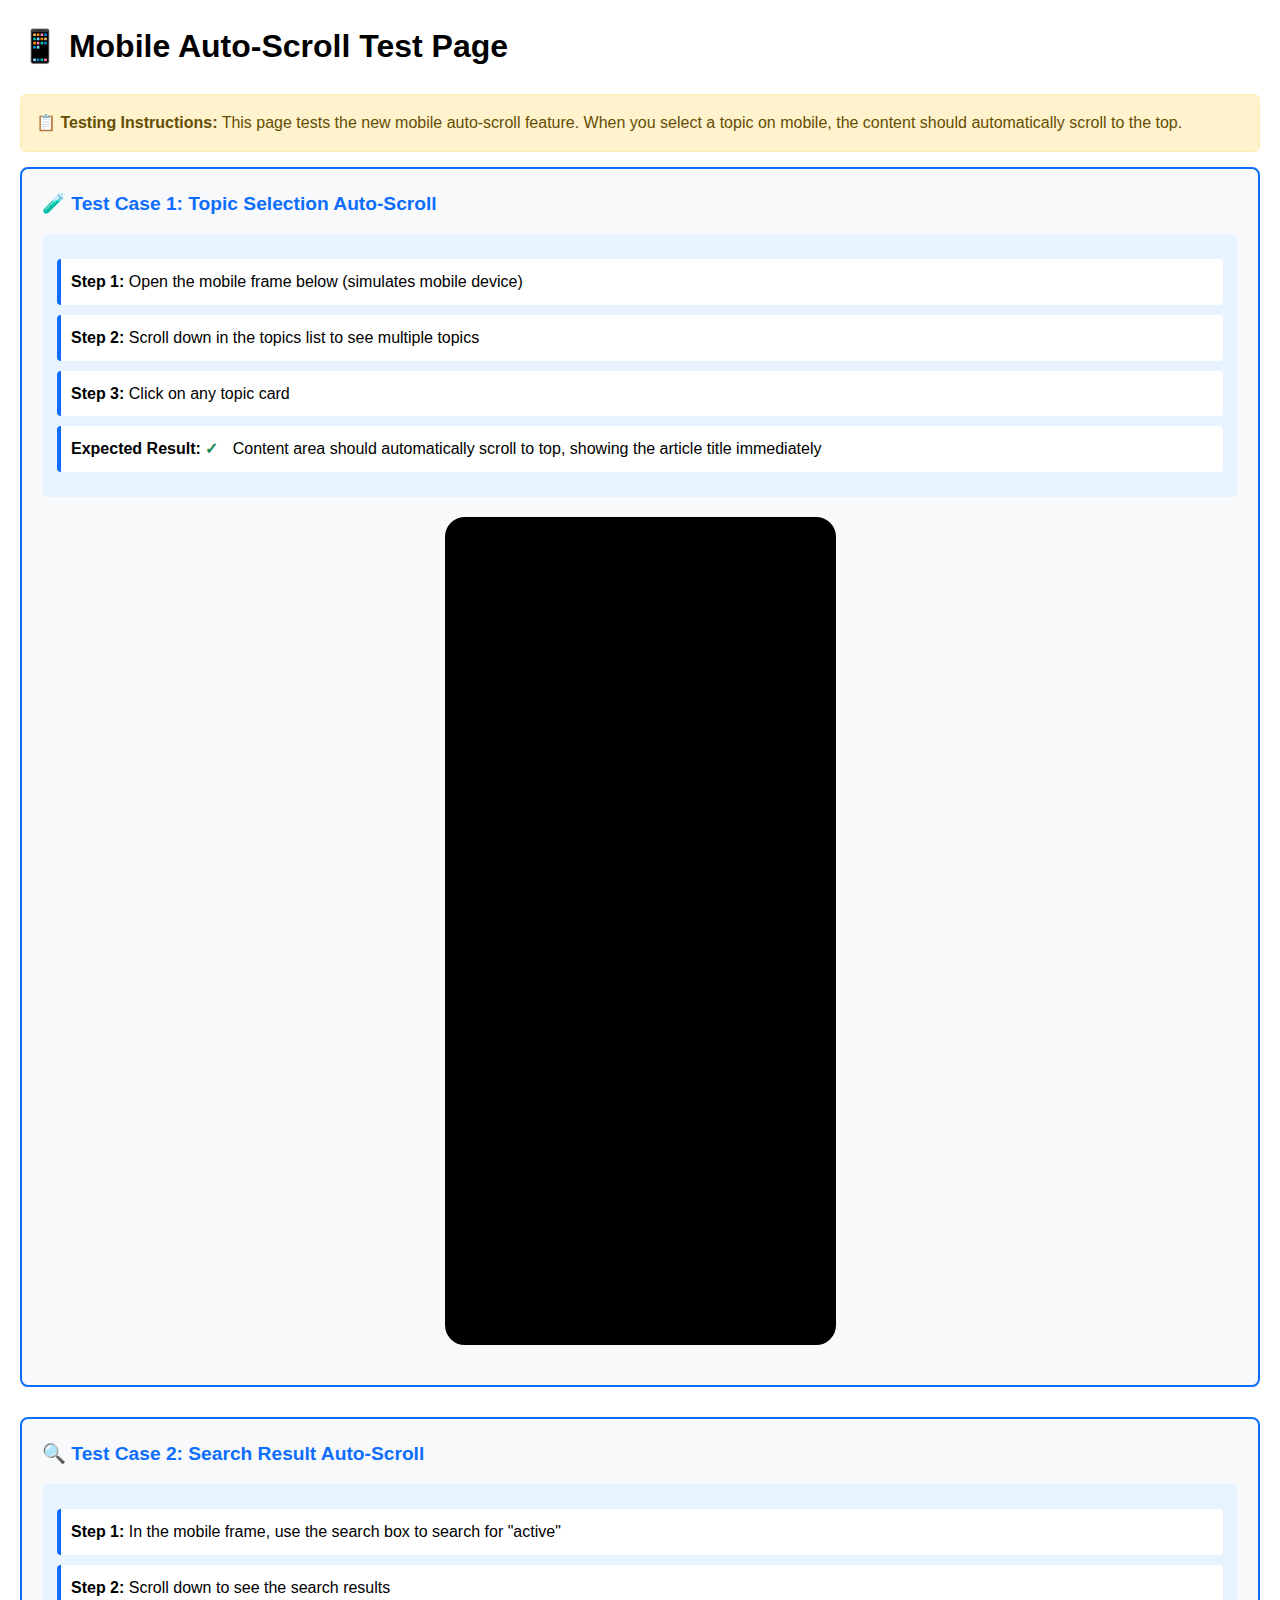
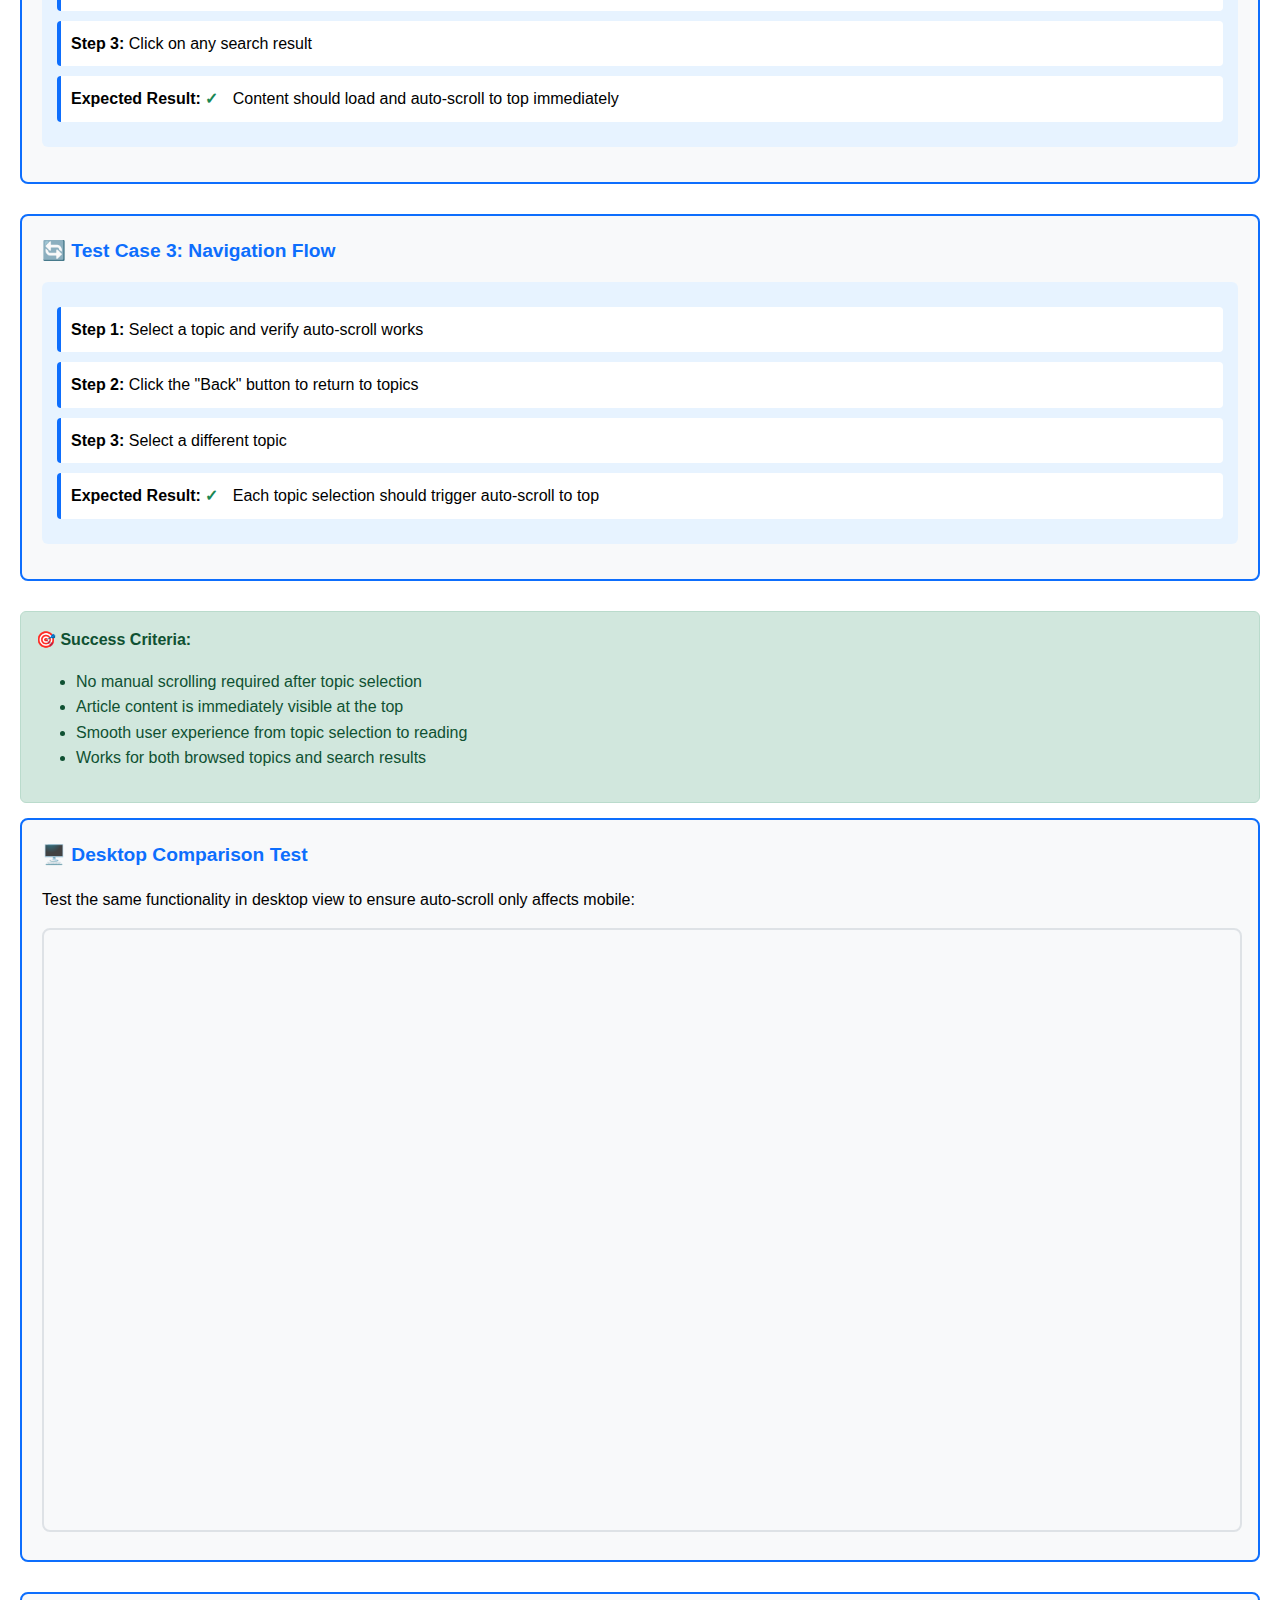
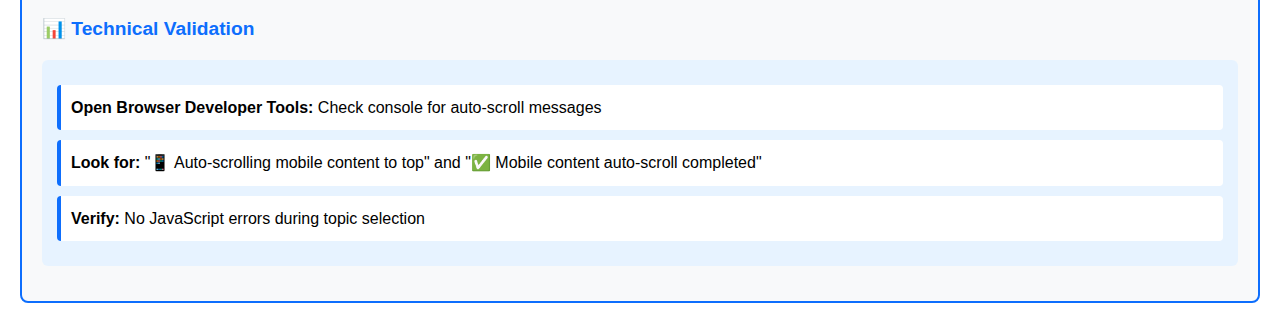
<file: test-mobile-autoscroll.html>
<!DOCTYPE html>
<html lang="en">
<head>
    <meta charset="UTF-8">
    <meta name="viewport" content="width=device-width, initial-scale=1.0">
    <title>Mobile Auto-Scroll Test</title>
    <style>
        body {
            font-family: -apple-system, BlinkMacSystemFont, 'Segoe UI', Roboto, Arial, sans-serif;
            margin: 20px;
            line-height: 1.6;
        }
        .test-section {
            margin-bottom: 30px;
            padding: 20px;
            border: 2px solid #0d6efd;
            border-radius: 8px;
            background-color: #f8f9fa;
        }
        .test-header {
            color: #0d6efd;
            font-weight: bold;
            margin-bottom: 15px;
            font-size: 1.2em;
        }
        .test-steps {
            background-color: #e7f3ff;
            padding: 15px;
            border-radius: 6px;
            margin: 15px 0;
        }
        .step {
            margin: 10px 0;
            padding: 10px;
            background-color: white;
            border-left: 4px solid #0d6efd;
            border-radius: 4px;
        }
        .mobile-frame {
            width: 375px;
            height: 812px;
            border: 3px solid #000;
            border-radius: 20px;
            margin: 20px auto;
            overflow: hidden;
            background-color: #000;
            padding: 5px;
        }
        .mobile-screen {
            width: 100%;
            height: 100%;
            border-radius: 15px;
            overflow: hidden;
        }
        iframe {
            width: 100%;
            height: 100%;
            border: none;
        }
        .success-indicator {
            background-color: #d1e7dd;
            color: #0f5132;
            padding: 15px;
            border-radius: 6px;
            margin: 15px 0;
            border: 1px solid #badbcc;
        }
        .instruction {
            background-color: #fff3cd;
            color: #664d03;
            padding: 15px;
            border-radius: 6px;
            margin: 15px 0;
            border: 1px solid #ffecb5;
        }
        .checkmark {
            color: #198754;
            font-weight: bold;
            margin-right: 10px;
        }
    </style>
</head>
<body>
    <h1>📱 Mobile Auto-Scroll Test Page</h1>
    
    <div class="instruction">
        <strong>📋 Testing Instructions:</strong> This page tests the new mobile auto-scroll feature. 
        When you select a topic on mobile, the content should automatically scroll to the top.
    </div>

    <div class="test-section">
        <div class="test-header">🧪 Test Case 1: Topic Selection Auto-Scroll</div>
        
        <div class="test-steps">
            <div class="step">
                <strong>Step 1:</strong> Open the mobile frame below (simulates mobile device)
            </div>
            <div class="step">
                <strong>Step 2:</strong> Scroll down in the topics list to see multiple topics
            </div>
            <div class="step">
                <strong>Step 3:</strong> Click on any topic card
            </div>
            <div class="step">
                <strong>Expected Result:</strong> <span class="checkmark">✓</span> Content area should automatically scroll to top, showing the article title immediately
            </div>
        </div>
        
        <div class="mobile-frame">
            <div class="mobile-screen">
                <iframe src="http://localhost:9001" frameborder="0"></iframe>
            </div>
        </div>
    </div>

    <div class="test-section">
        <div class="test-header">🔍 Test Case 2: Search Result Auto-Scroll</div>
        
        <div class="test-steps">
            <div class="step">
                <strong>Step 1:</strong> In the mobile frame, use the search box to search for "active"
            </div>
            <div class="step">
                <strong>Step 2:</strong> Scroll down to see the search results
            </div>
            <div class="step">
                <strong>Step 3:</strong> Click on any search result
            </div>
            <div class="step">
                <strong>Expected Result:</strong> <span class="checkmark">✓</span> Content should load and auto-scroll to top immediately
            </div>
        </div>
    </div>

    <div class="test-section">
        <div class="test-header">🔄 Test Case 3: Navigation Flow</div>
        
        <div class="test-steps">
            <div class="step">
                <strong>Step 1:</strong> Select a topic and verify auto-scroll works
            </div>
            <div class="step">
                <strong>Step 2:</strong> Click the "Back" button to return to topics
            </div>
            <div class="step">
                <strong>Step 3:</strong> Select a different topic
            </div>
            <div class="step">
                <strong>Expected Result:</strong> <span class="checkmark">✓</span> Each topic selection should trigger auto-scroll to top
            </div>
        </div>
    </div>

    <div class="success-indicator">
        <strong>🎯 Success Criteria:</strong>
        <ul>
            <li>No manual scrolling required after topic selection</li>
            <li>Article content is immediately visible at the top</li>
            <li>Smooth user experience from topic selection to reading</li>
            <li>Works for both browsed topics and search results</li>
        </ul>
    </div>

    <div class="test-section">
        <div class="test-header">🖥️ Desktop Comparison Test</div>
        <p>Test the same functionality in desktop view to ensure auto-scroll only affects mobile:</p>
        <iframe src="http://localhost:9001" style="width: 100%; height: 600px; border: 2px solid #dee2e6; border-radius: 8px;"></iframe>
    </div>

    <div class="test-section">
        <div class="test-header">📊 Technical Validation</div>
        <div class="test-steps">
            <div class="step">
                <strong>Open Browser Developer Tools:</strong> Check console for auto-scroll messages
            </div>
            <div class="step">
                <strong>Look for:</strong> "📱 Auto-scrolling mobile content to top" and "✅ Mobile content auto-scroll completed"
            </div>
            <div class="step">
                <strong>Verify:</strong> No JavaScript errors during topic selection
            </div>
        </div>
    </div>

</body>
</html>
</file>
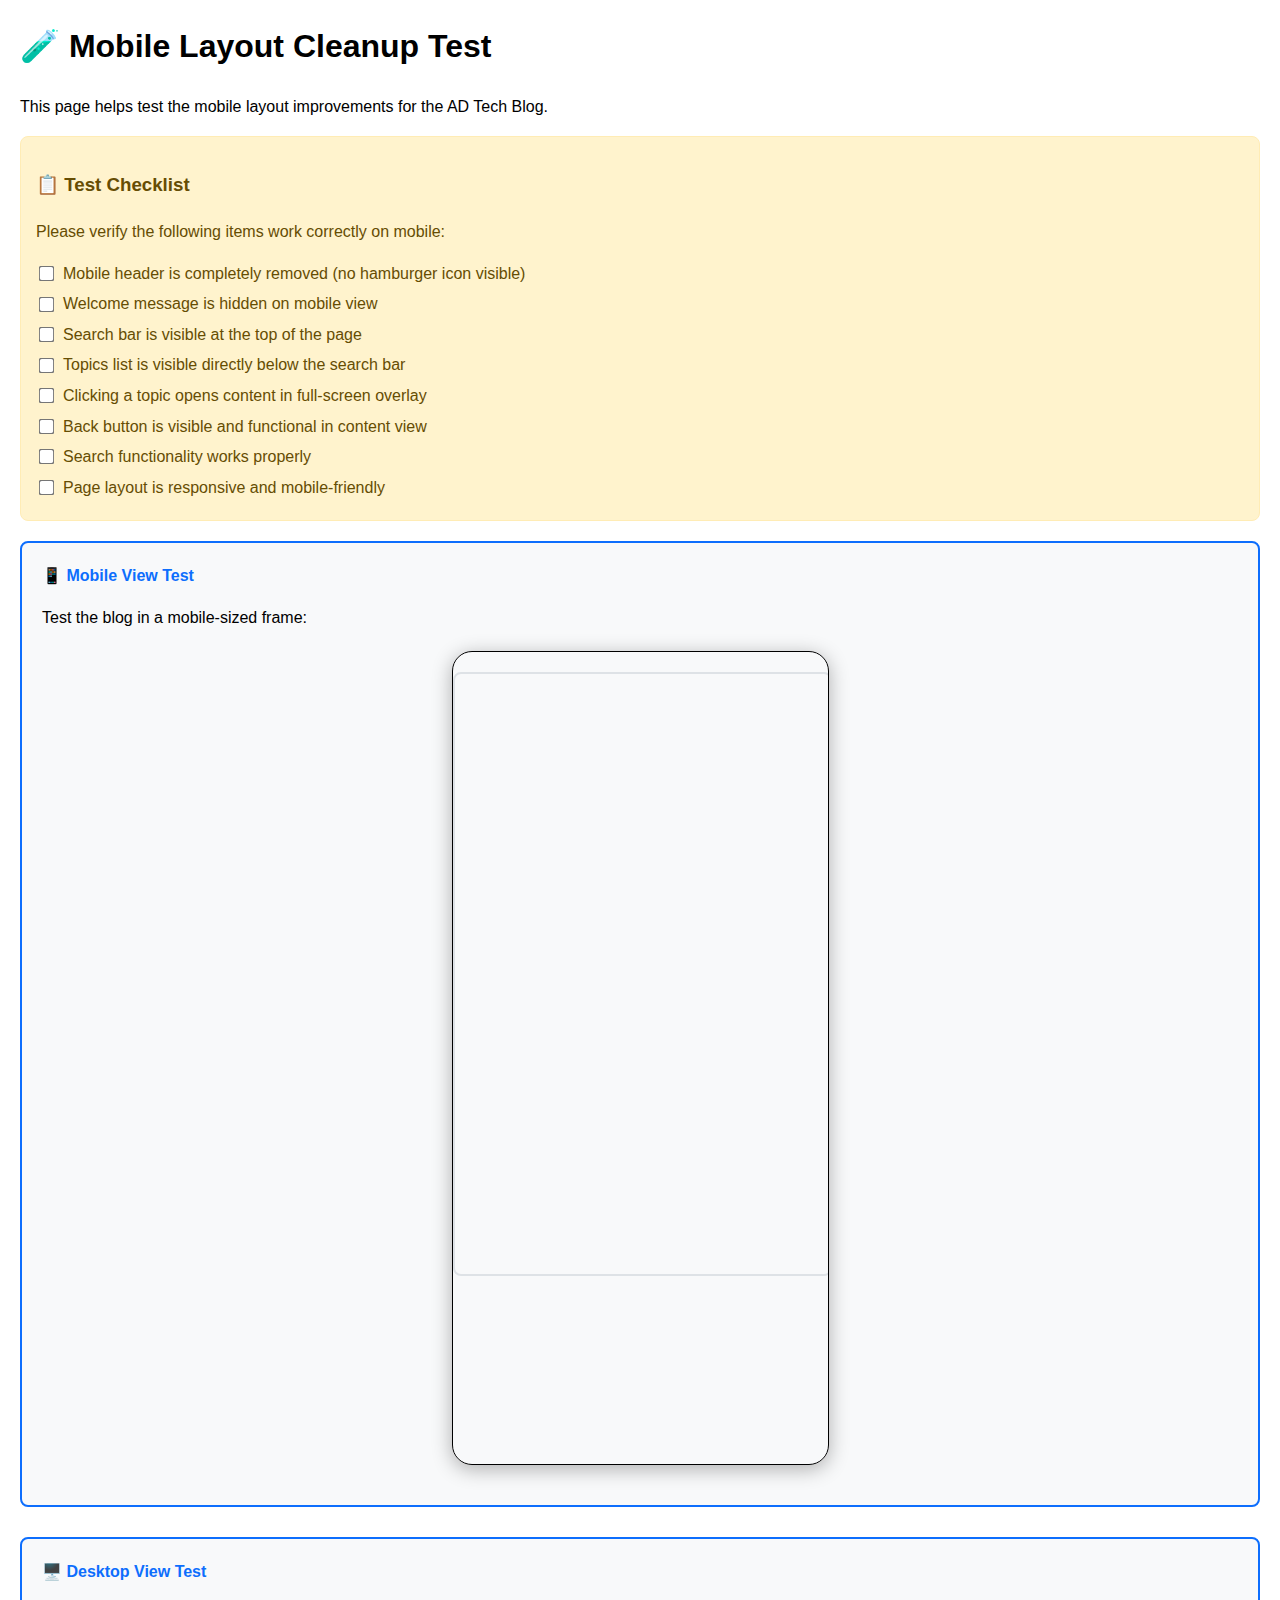
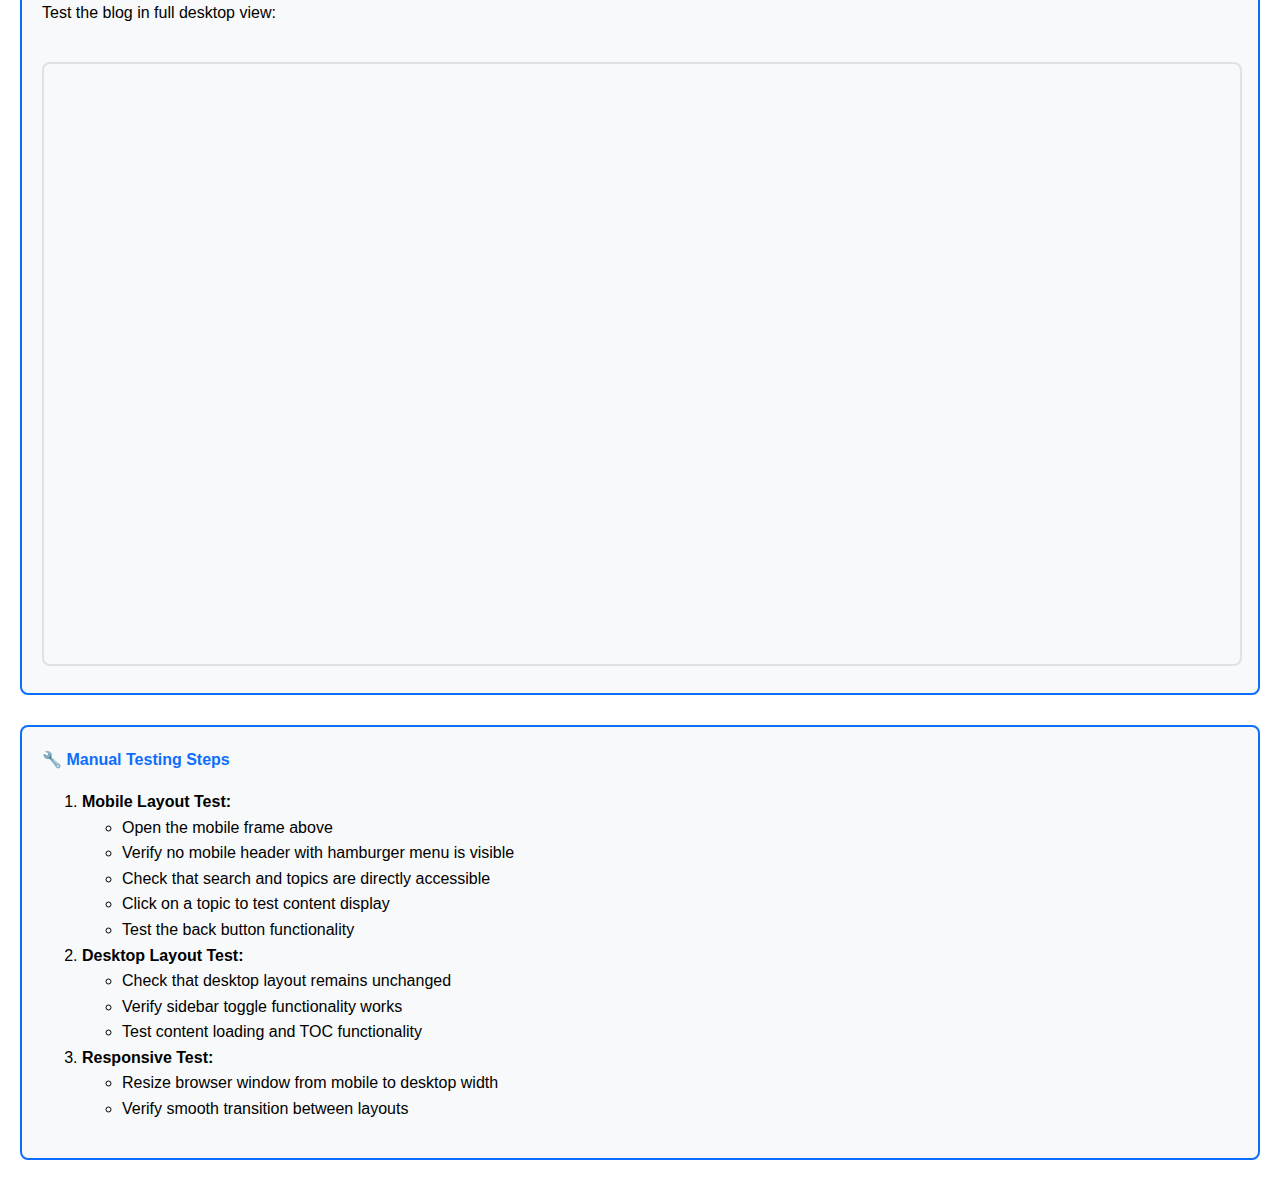
<file: test-mobile-layout.html>
<!DOCTYPE html>
<html lang="en">
<head>
  <meta charset="UTF-8">
  <meta name="viewport" content="width=device-width, initial-scale=1.0">
  <title>Mobile Layout Test</title>
  <style>
    body {
      font-family: -apple-system, BlinkMacSystemFont, 'Segoe UI', Roboto, Arial, sans-serif;
      margin: 20px;
      line-height: 1.6;
    }
    .test-section {
      margin-bottom: 30px;
      padding: 20px;
      border: 2px solid #0d6efd;
      border-radius: 8px;
      background-color: #f8f9fa;
    }
    .test-header {
      color: #0d6efd;
      font-weight: bold;
      margin-bottom: 10px;
    }
    .test-result {
      margin: 10px 0;
      padding: 10px;
      border-radius: 4px;
    }
    .success {
      background-color: #d1e7dd;
      color: #0f5132;
      border: 1px solid #badbcc;
    }
    .error {
      background-color: #f8d7da;
      color: #842029;
      border: 1px solid #f5c2c7;
    }
    .info {
      background-color: #cff4fc;
      color: #055160;
      border: 1px solid #b6effb;
    }
    iframe {
      width: 100%;
      height: 600px;
      border: 2px solid #dee2e6;
      border-radius: 8px;
      margin-top: 20px;
    }
    .mobile-frame {
      width: 375px;
      height: 812px;
      border: 1px solid #000;
      border-radius: 20px;
      margin: 20px auto;
      overflow: hidden;
      box-shadow: 0 4px 20px rgba(0,0,0,0.3);
    }
    .test-instructions {
      background-color: #fff3cd;
      color: #664d03;
      border: 1px solid #ffecb5;
      padding: 15px;
      border-radius: 8px;
      margin-bottom: 20px;
    }
    .check-item {
      margin: 5px 0;
      display: flex;
      align-items: center;
    }
    .check-item input[type="checkbox"] {
      margin-right: 10px;
      transform: scale(1.2);
    }
  </style>
</head>
<body>
  <h1>🧪 Mobile Layout Cleanup Test</h1>
  <p>This page helps test the mobile layout improvements for the AD Tech Blog.</p>

  <div class="test-instructions">
    <h3>📋 Test Checklist</h3>
    <p>Please verify the following items work correctly on mobile:</p>
    
    <div class="check-item">
      <input type="checkbox" id="check1">
      <label for="check1">Mobile header is completely removed (no hamburger icon visible)</label>
    </div>
    
    <div class="check-item">
      <input type="checkbox" id="check2">
      <label for="check2">Welcome message is hidden on mobile view</label>
    </div>
    
    <div class="check-item">
      <input type="checkbox" id="check3">
      <label for="check3">Search bar is visible at the top of the page</label>
    </div>
    
    <div class="check-item">
      <input type="checkbox" id="check4">
      <label for="check4">Topics list is visible directly below the search bar</label>
    </div>
    
    <div class="check-item">
      <input type="checkbox" id="check5">
      <label for="check5">Clicking a topic opens content in full-screen overlay</label>
    </div>
    
    <div class="check-item">
      <input type="checkbox" id="check6">
      <label for="check6">Back button is visible and functional in content view</label>
    </div>
    
    <div class="check-item">
      <input type="checkbox" id="check7">
      <label for="check7">Search functionality works properly</label>
    </div>
    
    <div class="check-item">
      <input type="checkbox" id="check8">
      <label for="check8">Page layout is responsive and mobile-friendly</label>
    </div>
  </div>

  <div class="test-section">
    <div class="test-header">📱 Mobile View Test</div>
    <p>Test the blog in a mobile-sized frame:</p>
    <div class="mobile-frame">
      <iframe src="http://localhost:8080" frameborder="0"></iframe>
    </div>
  </div>

  <div class="test-section">
    <div class="test-header">🖥️ Desktop View Test</div>
    <p>Test the blog in full desktop view:</p>
    <iframe src="http://localhost:8080" frameborder="0"></iframe>
  </div>

  <div class="test-section">
    <div class="test-header">🔧 Manual Testing Steps</div>
    <ol>
      <li><strong>Mobile Layout Test:</strong>
        <ul>
          <li>Open the mobile frame above</li>
          <li>Verify no mobile header with hamburger menu is visible</li>
          <li>Check that search and topics are directly accessible</li>
          <li>Click on a topic to test content display</li>
          <li>Test the back button functionality</li>
        </ul>
      </li>
      <li><strong>Desktop Layout Test:</strong>
        <ul>
          <li>Check that desktop layout remains unchanged</li>
          <li>Verify sidebar toggle functionality works</li>
          <li>Test content loading and TOC functionality</li>
        </ul>
      </li>
      <li><strong>Responsive Test:</strong>
        <ul>
          <li>Resize browser window from mobile to desktop width</li>
          <li>Verify smooth transition between layouts</li>
        </ul>
      </li>
    </ol>
  </div>

  <script>
    // Auto-check items as user tests them
    const checkboxes = document.querySelectorAll('input[type="checkbox"]');
    let checkedCount = 0;
    
    checkboxes.forEach(checkbox => {
      checkbox.addEventListener('change', () => {
        checkedCount = Array.from(checkboxes).filter(cb => cb.checked).length;
        
        if (checkedCount === checkboxes.length) {
          alert('🎉 Congratulations! All tests appear to be passing. The mobile layout cleanup is successful!');
        }
      });
    });

    // Test result logging
    function logTestResult(test, result, message) {
      console.log(`Test: ${test} | Result: ${result} | Message: ${message}`);
    }

    console.log('📱 Mobile Layout Test Page Loaded');
    console.log('ℹ️ Use the checklist above to verify mobile layout functionality');
  </script>
</body>
</html>
</file>
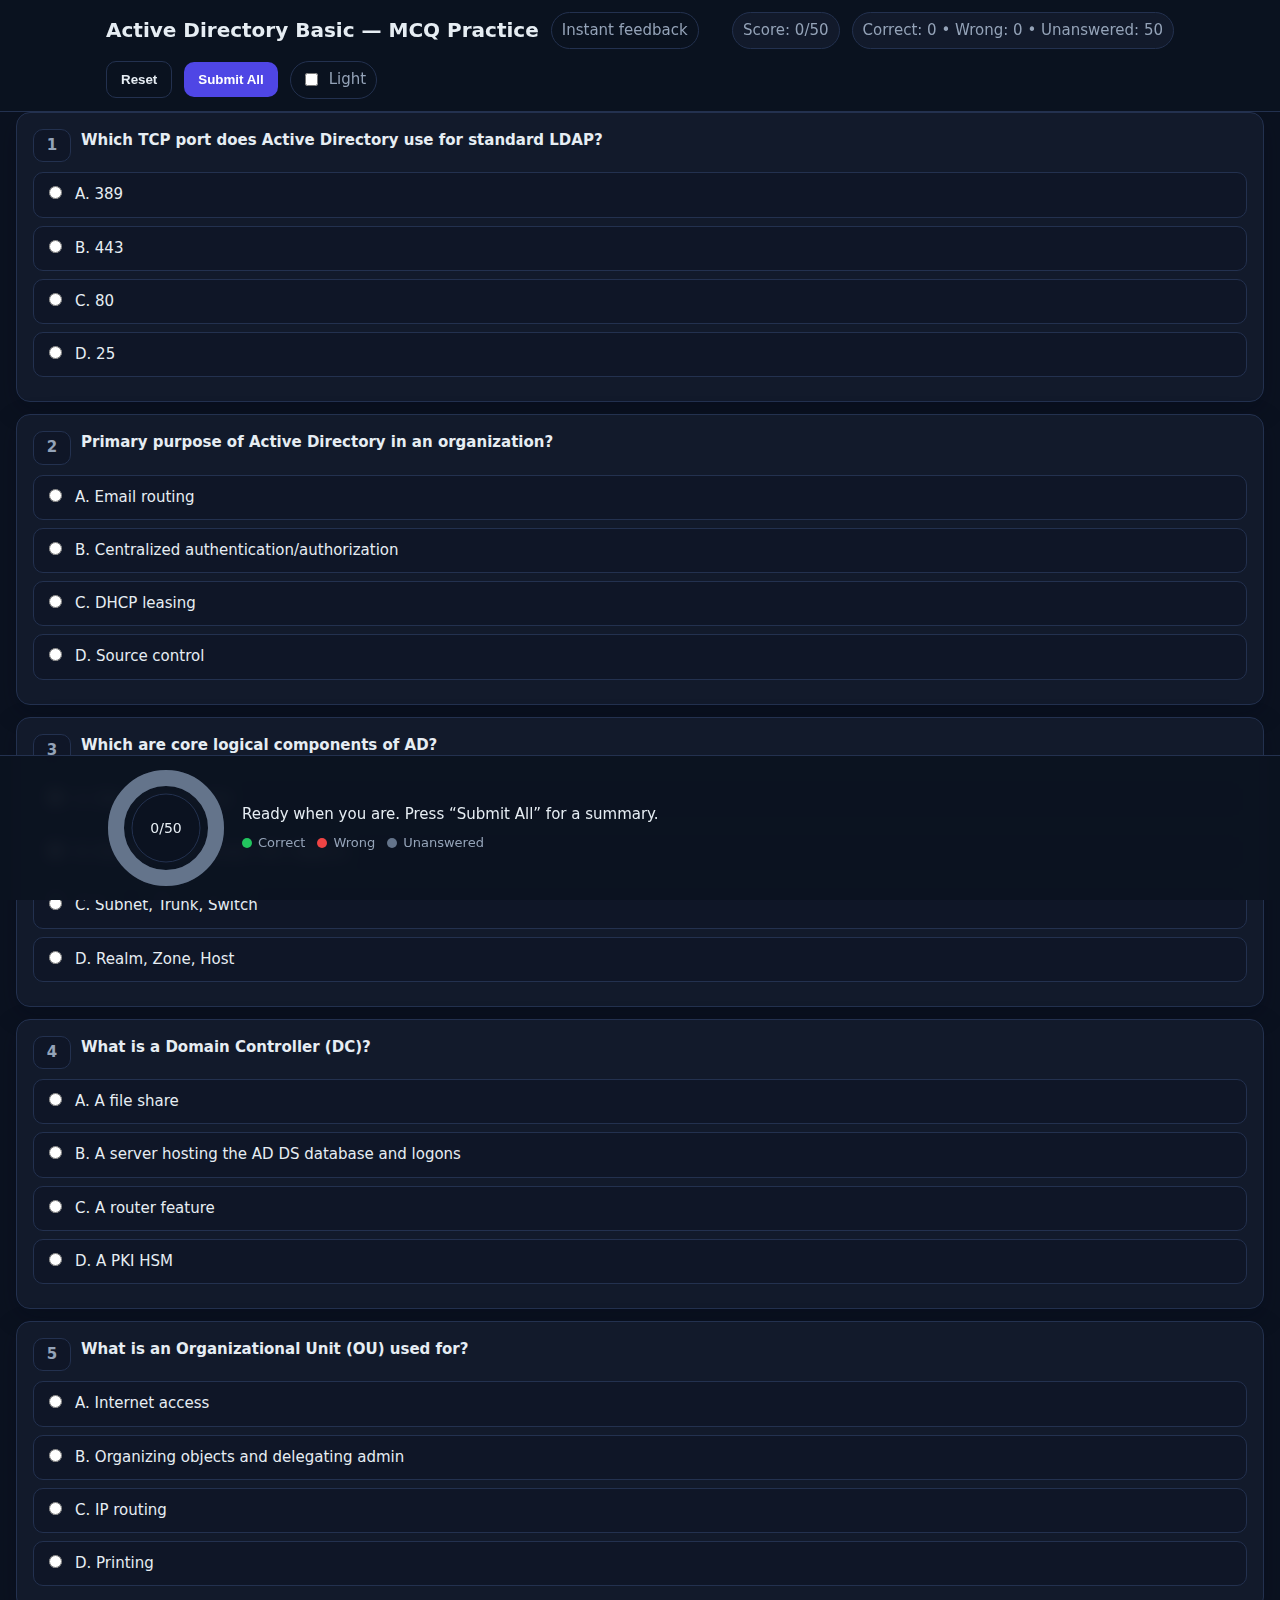
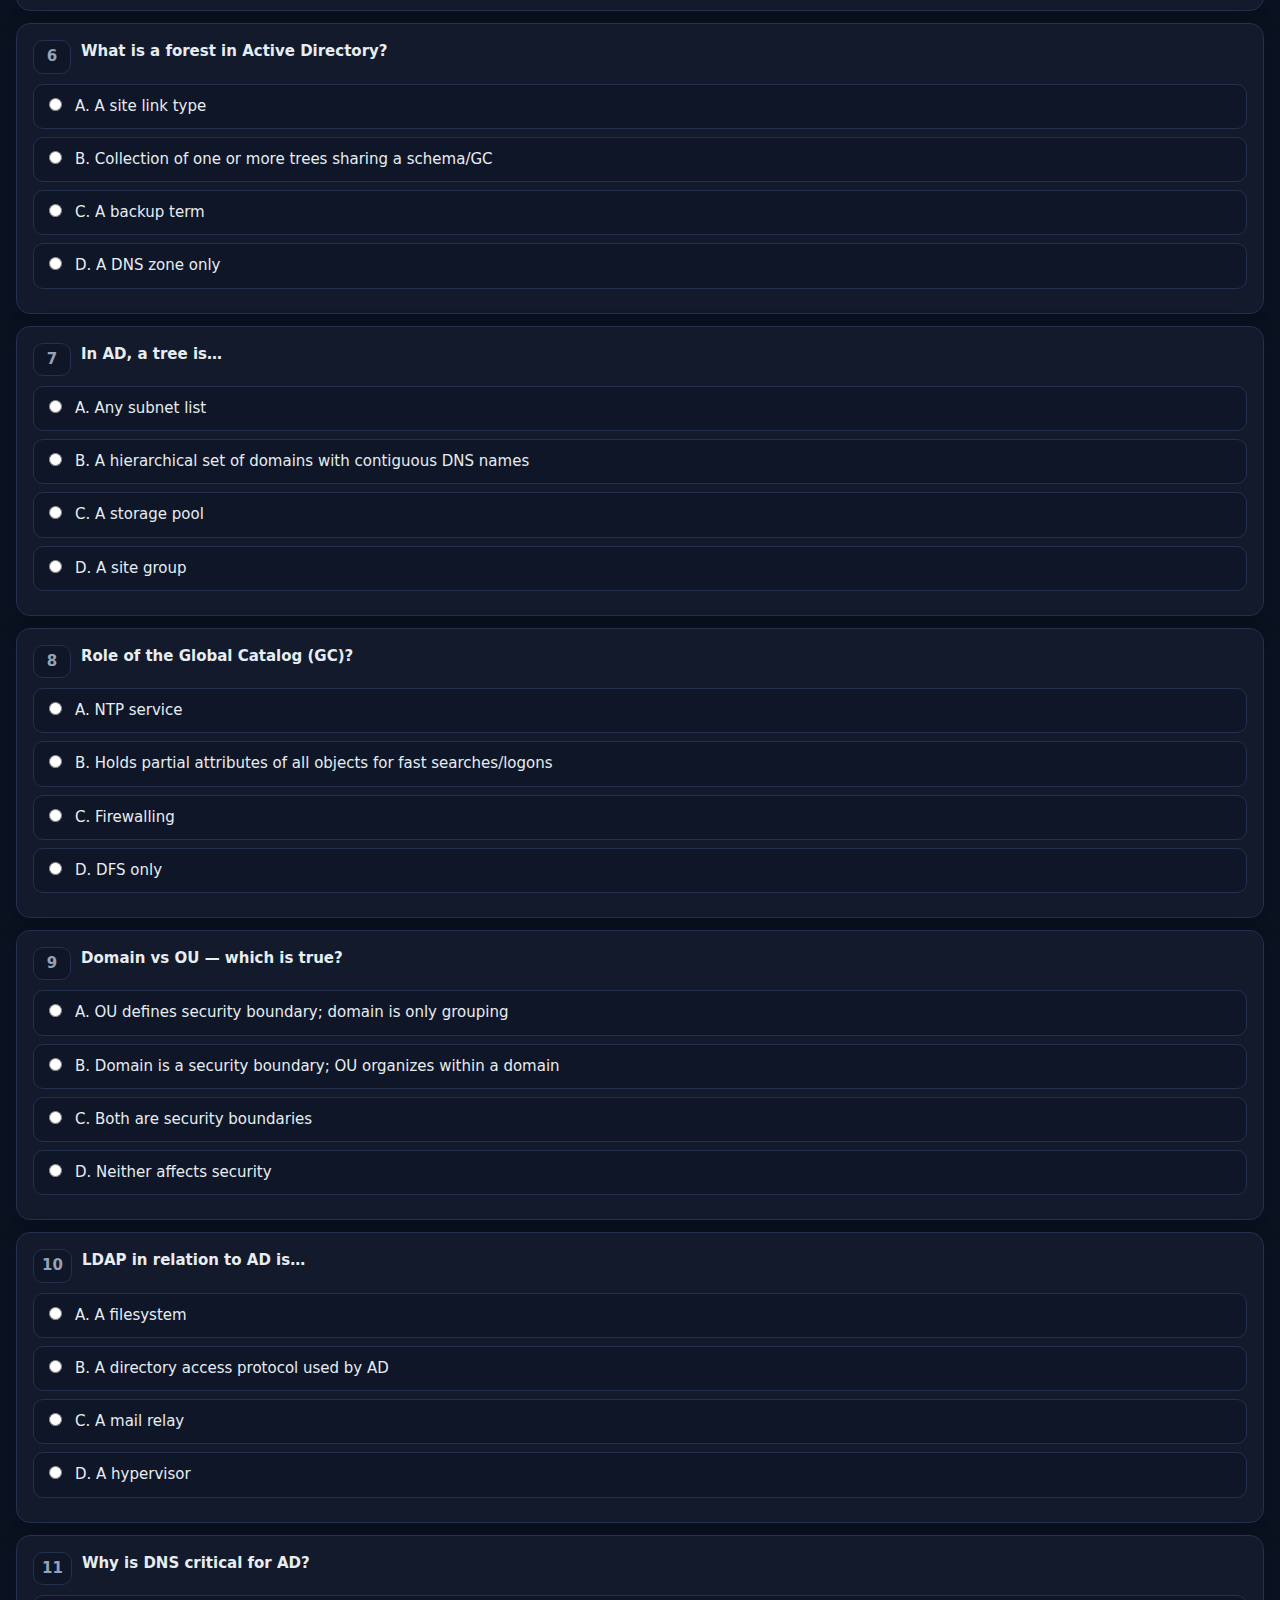
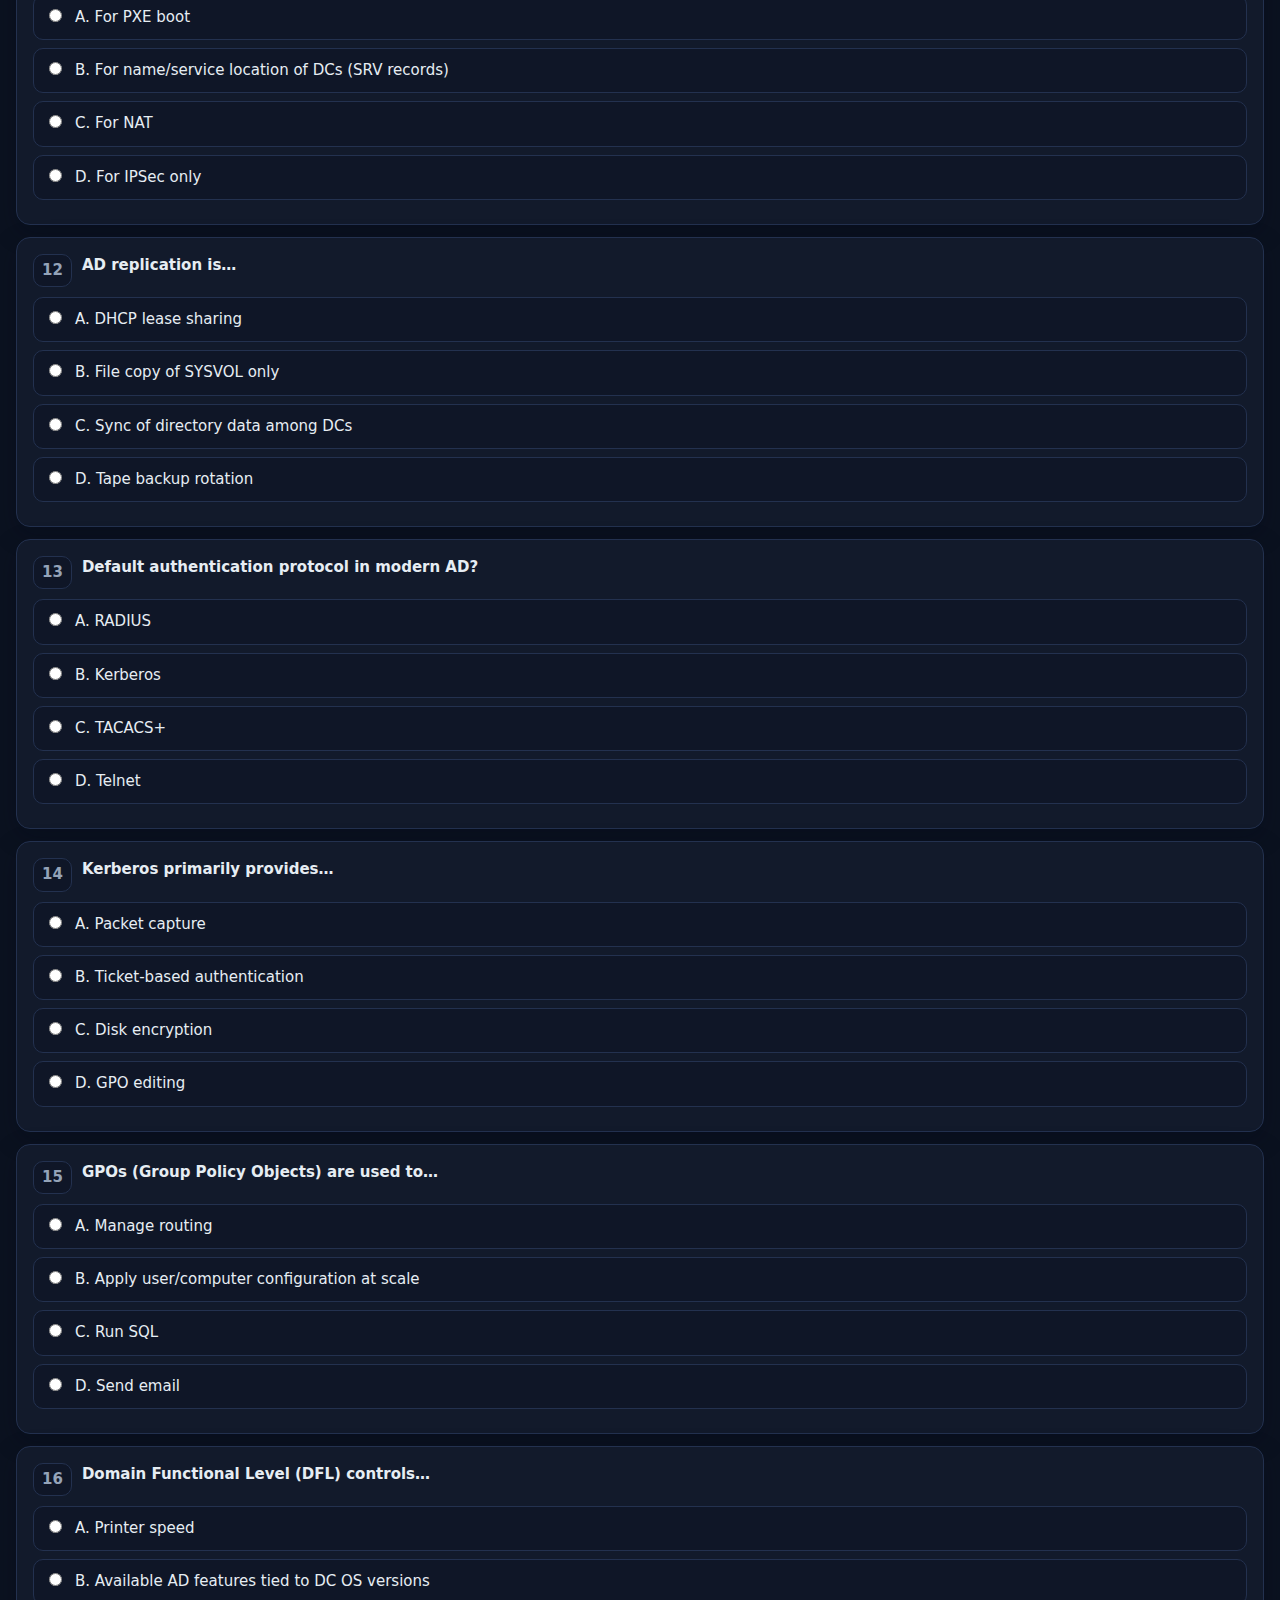
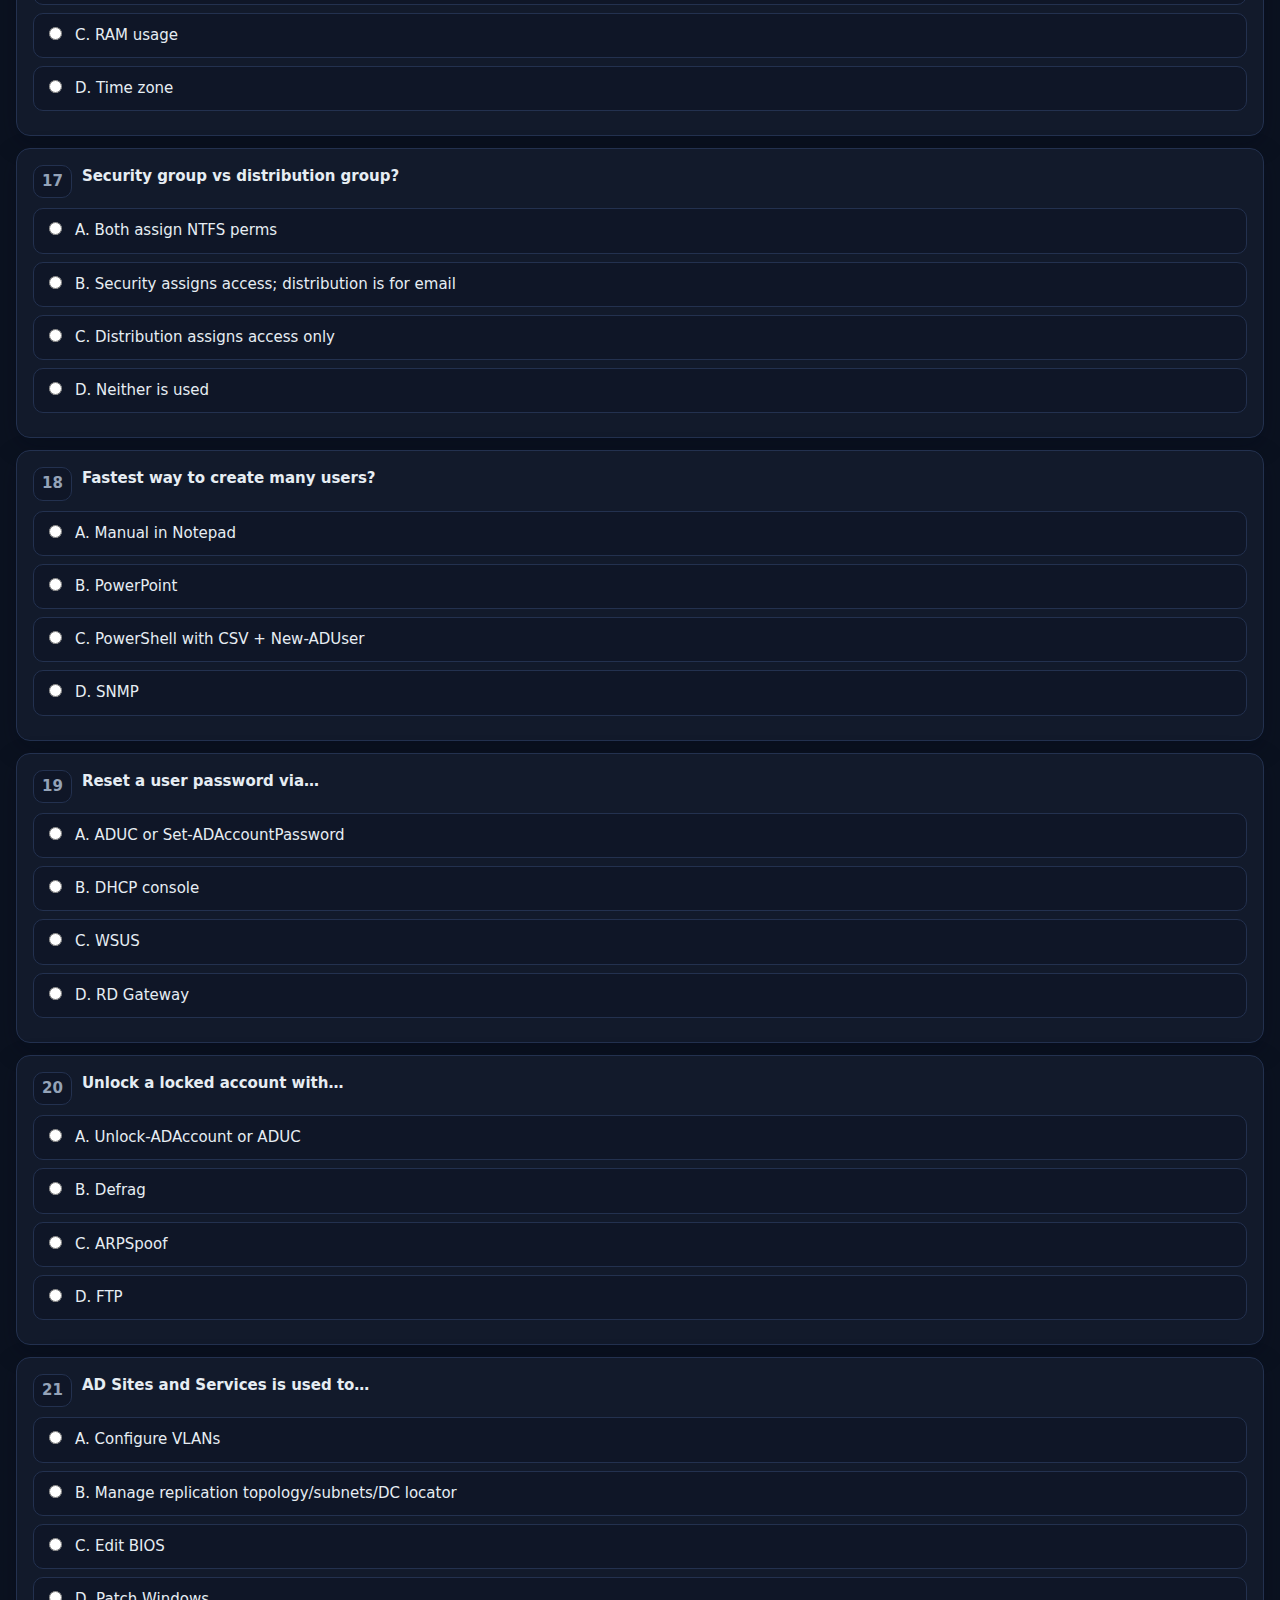
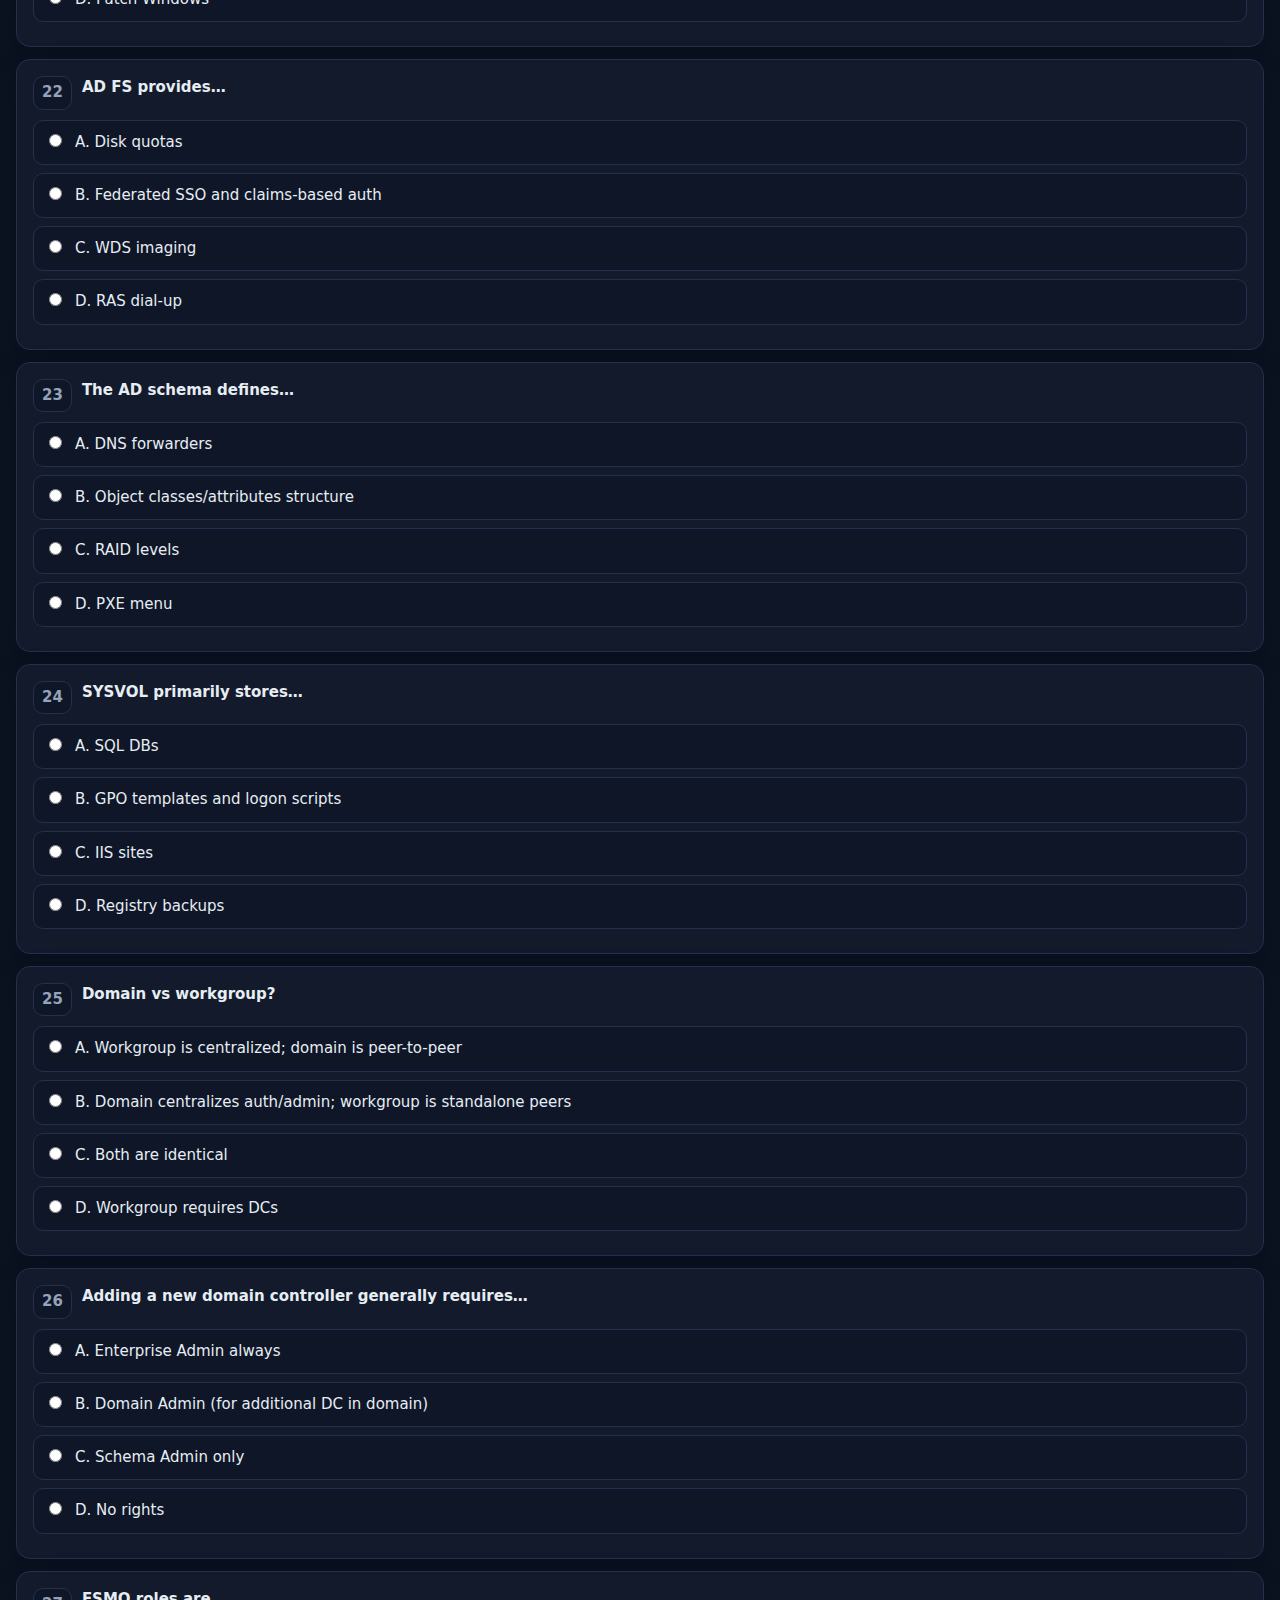
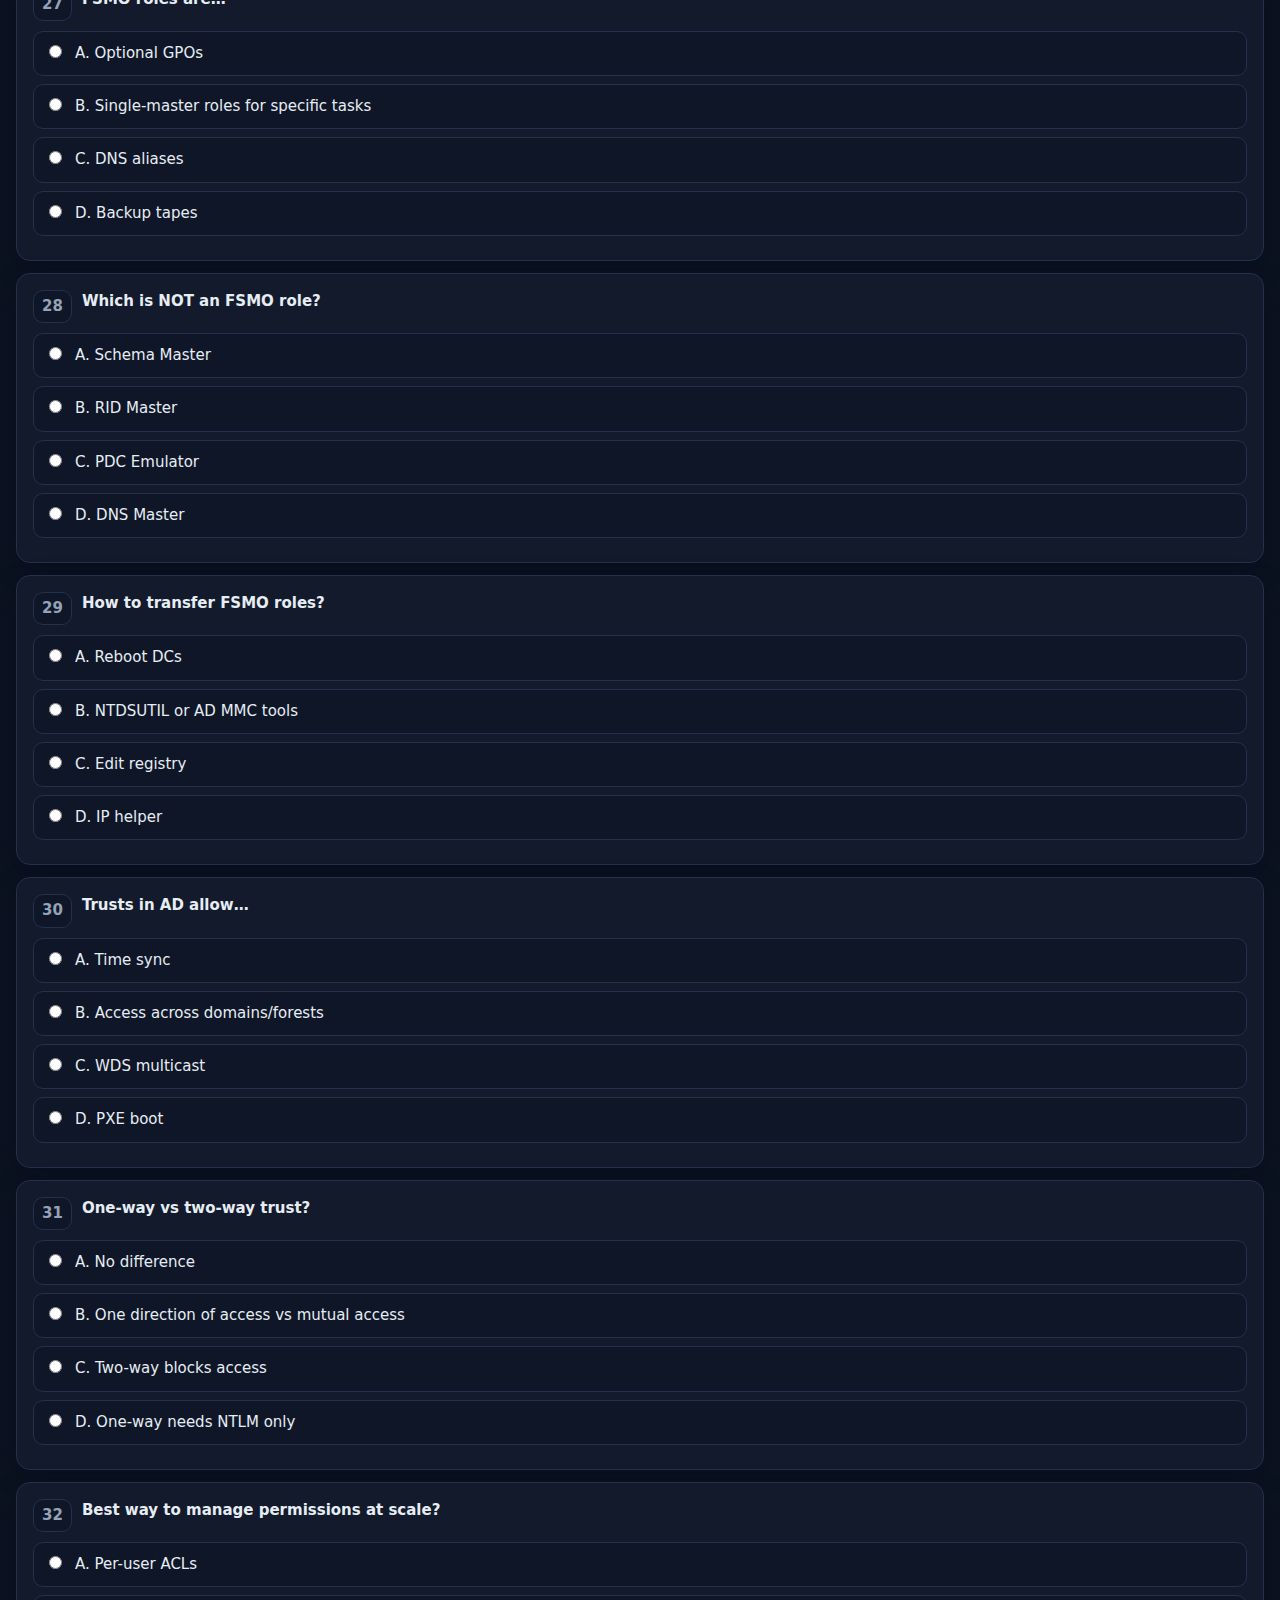
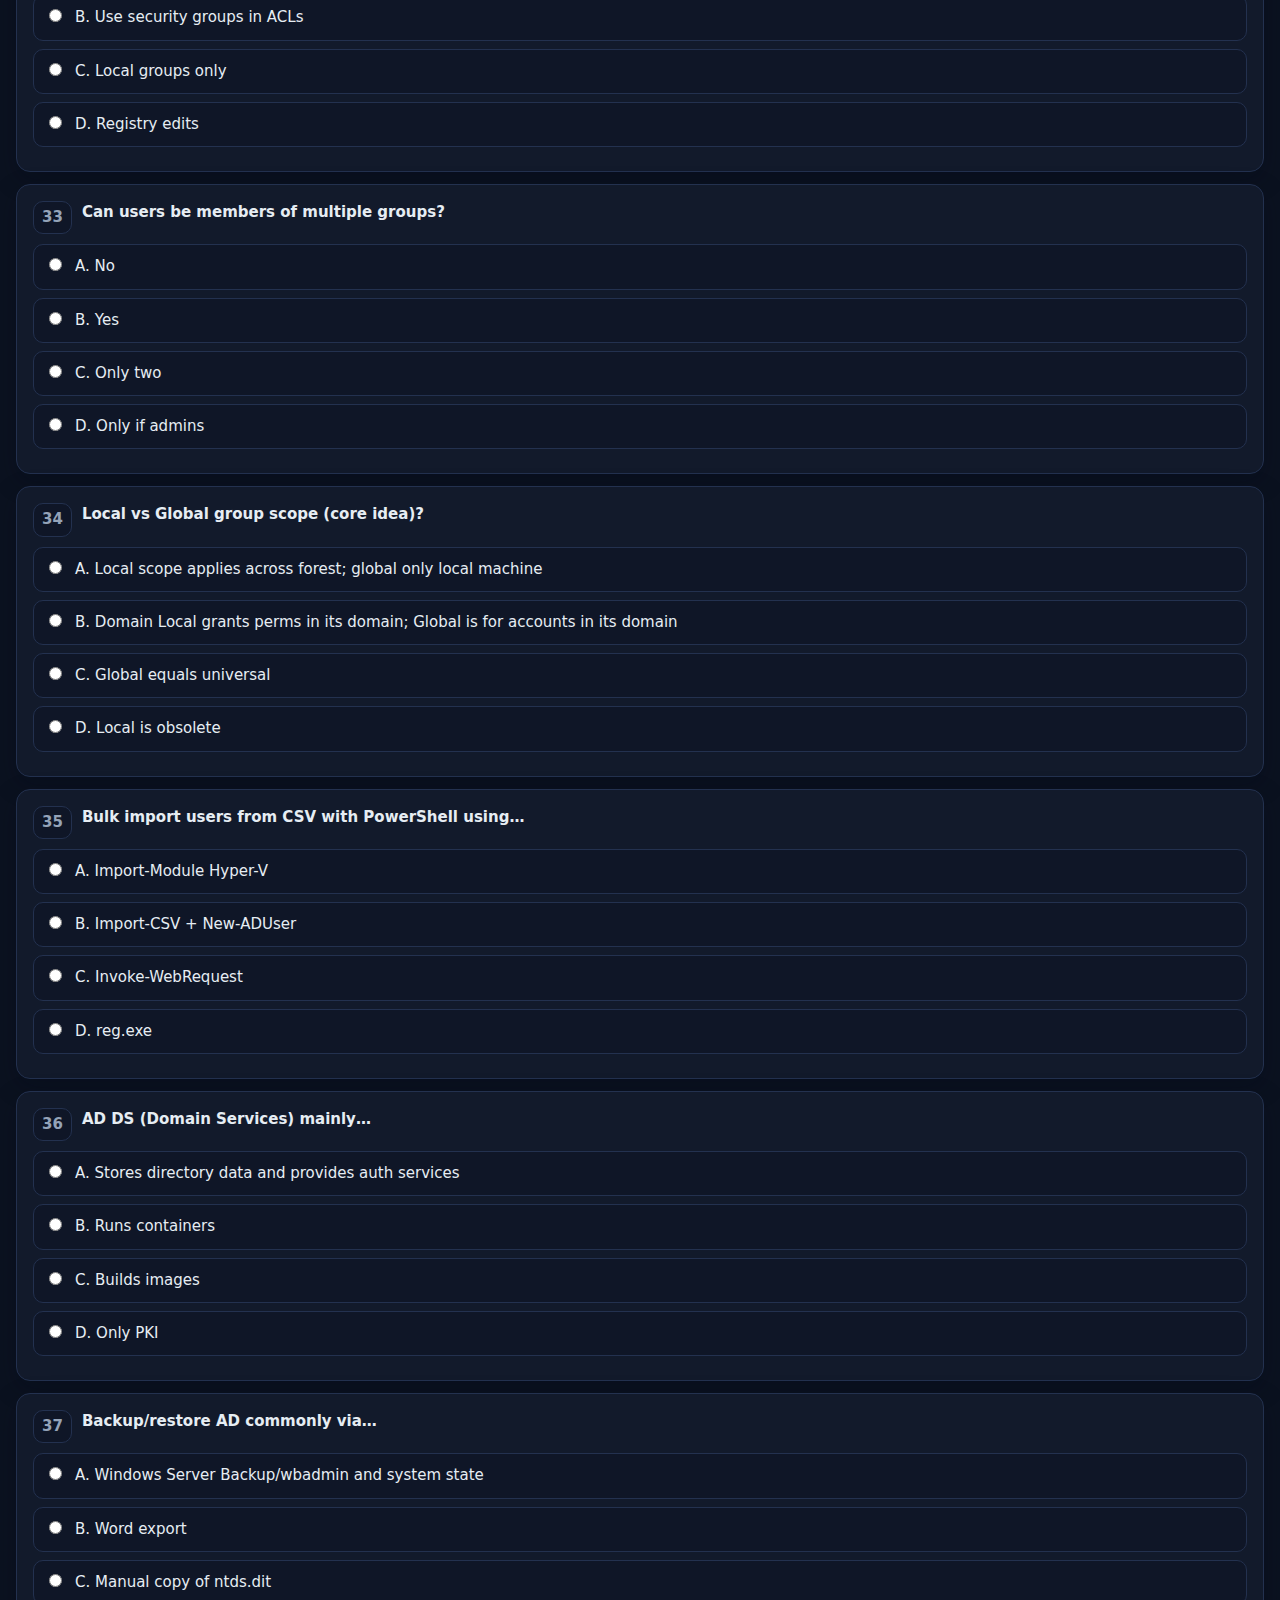
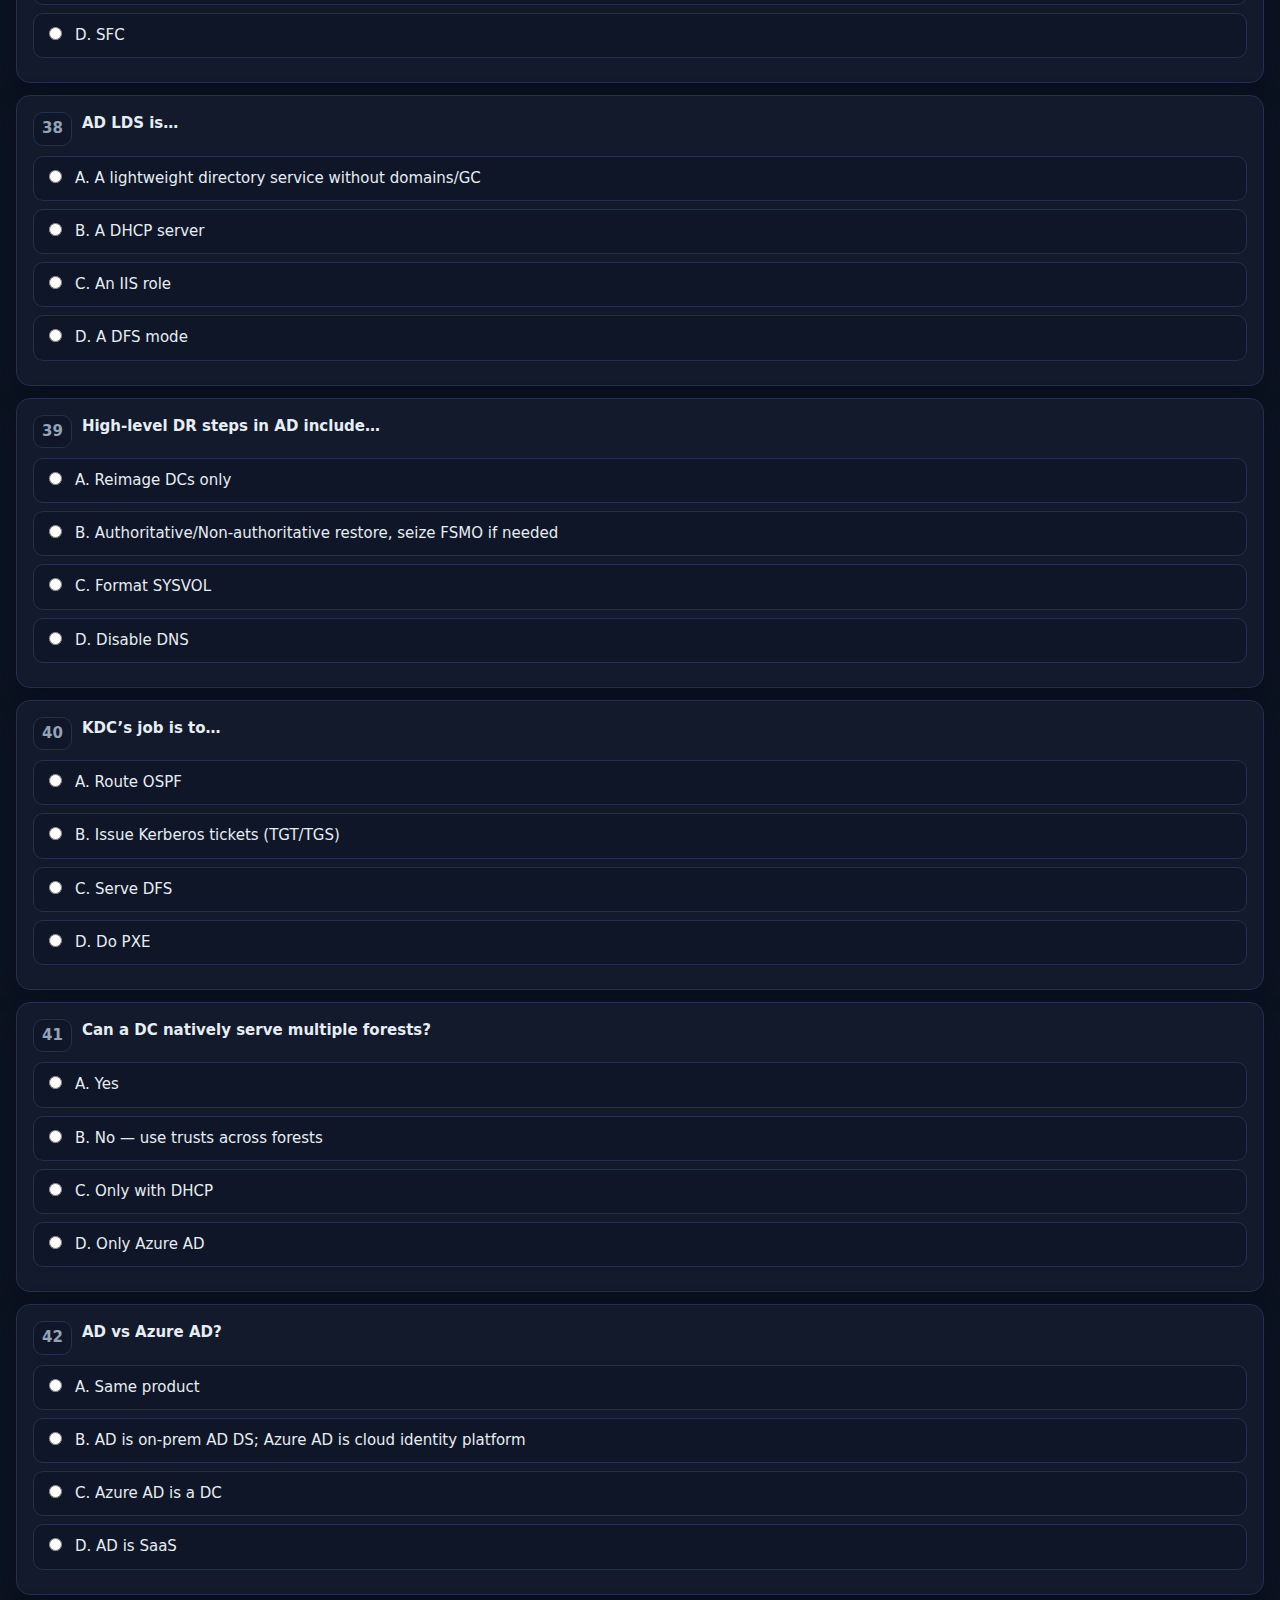
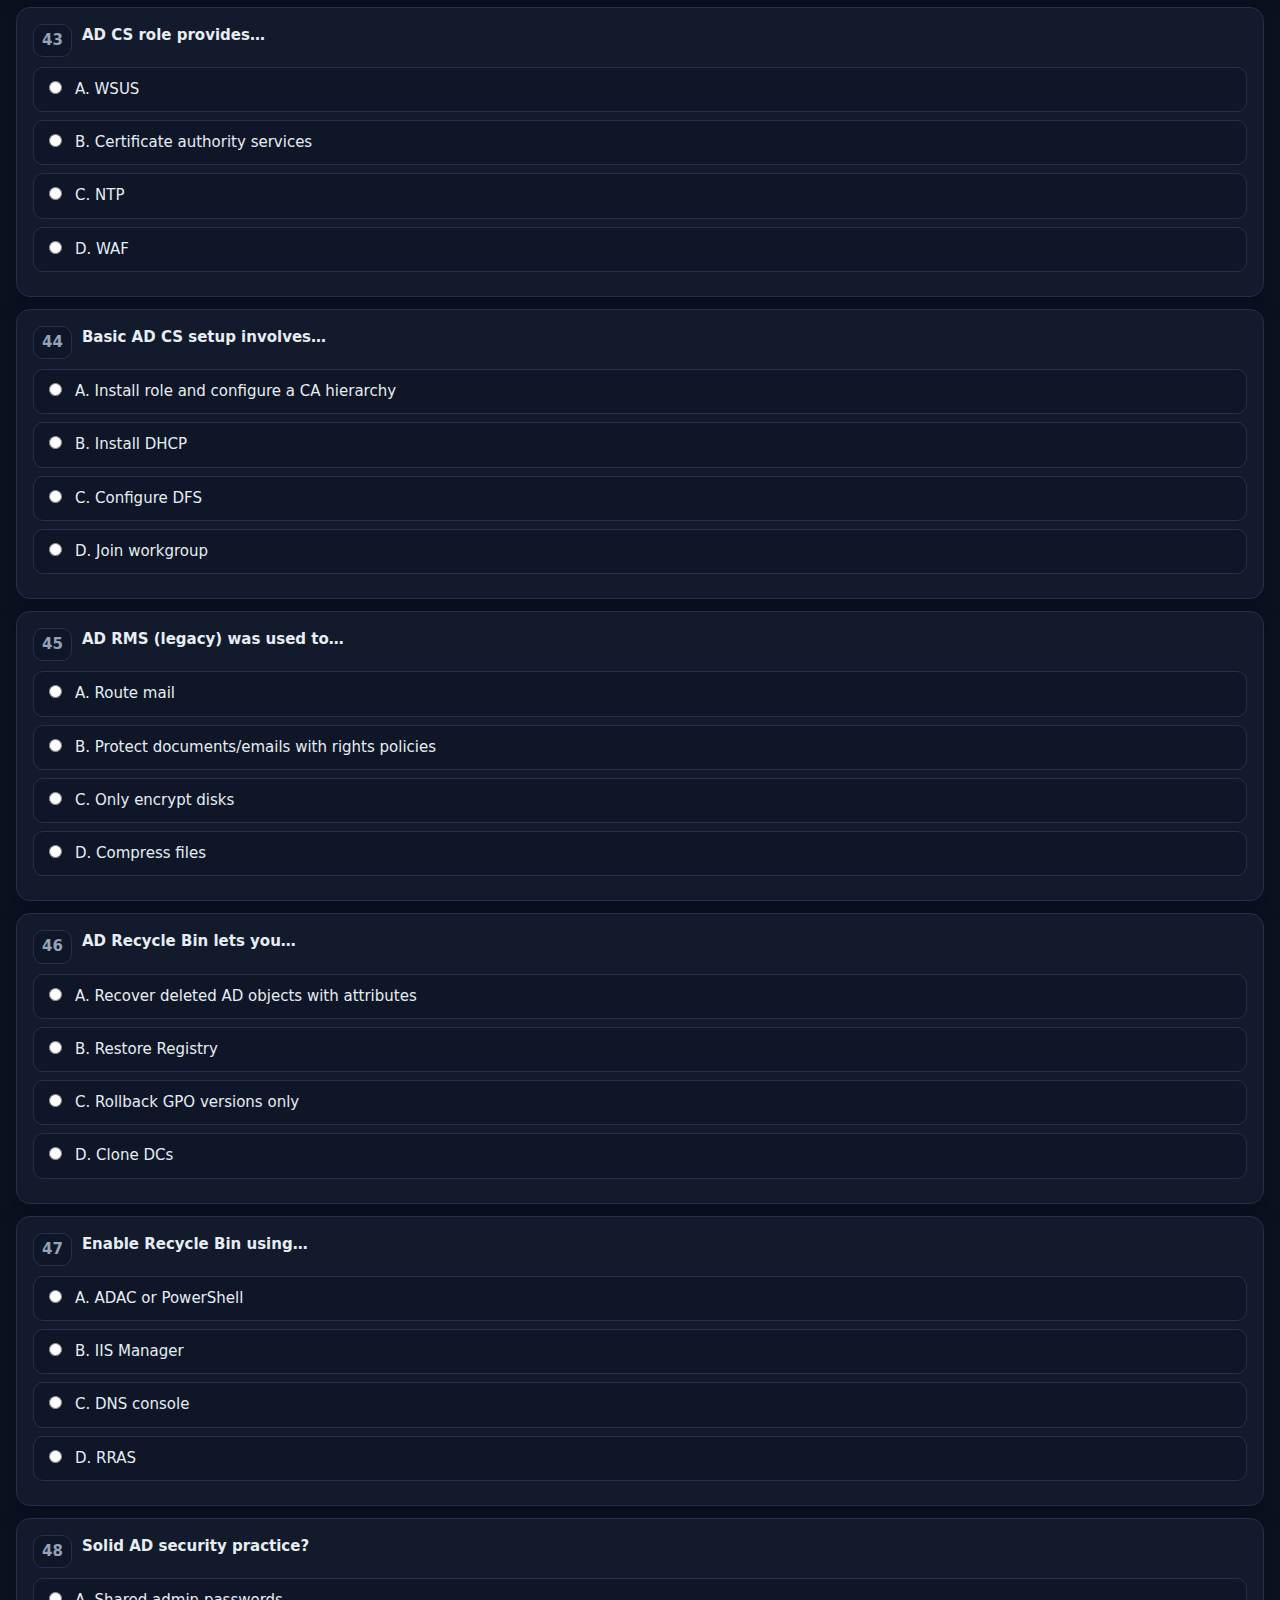
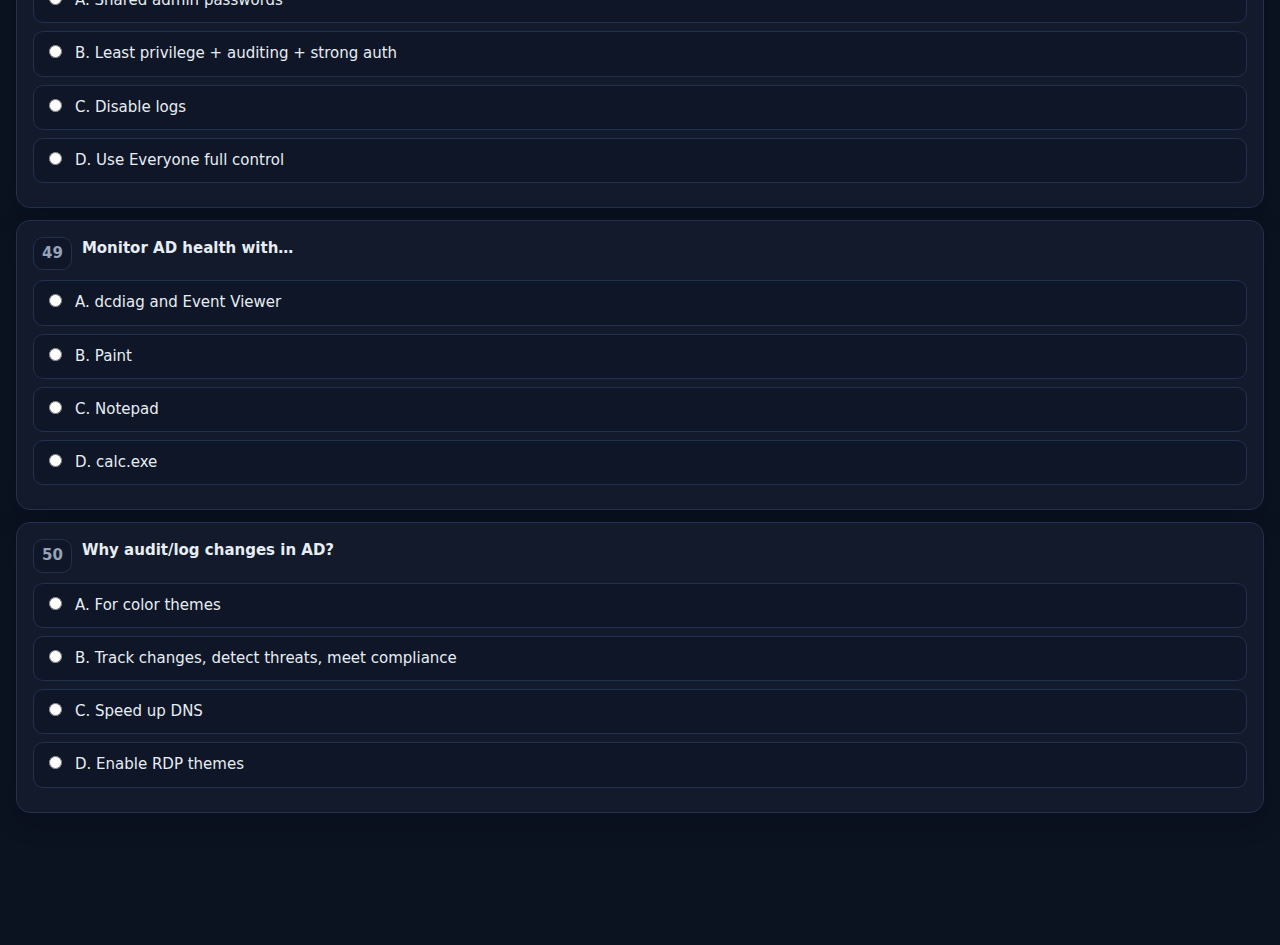
<file: quiz/ad-quiz.html>
<!DOCTYPE html>
<html lang="en" data-theme="dark">
<head>
<meta charset="UTF-8" />
<meta name="viewport" content="width=device-width, initial-scale=1" />
<title>Active Directory Basic — MCQ Practice (Fixed Top Controls)</title>
<style>
  /* ---------- THEME TOKENS ---------- */
  :root{
    --bg:#ffffff; --text:#0f172a; --muted:#475569; --card:#f8fafc; --border:#e2e8f0; --option:#f1f5f9;
    --accent:#2563eb; --accent-contrast:#ffffff; --good:#16a34a; --bad:#dc2626; --unans:#64748b;
    --input-accent:#2563eb; --shadow: 0 6px 20px rgba(2,6,23,.08);
  }
  [data-theme="dark"]{
    --bg:#0b1220; --text:#e6edf3; --muted:#94a3b8; --card:#121a2b; --border:#23314f; --option:#0f1627;
    --accent:#4f46e5; --accent-contrast:#ffffff; --good:#22c55e; --bad:#ef4444; --unans:#64748b;
    --input-accent:#8b5cf6; --shadow: 0 8px 24px rgba(2,6,23,.25);
  }

  *{box-sizing:border-box}
  html,body{height:100%}
  body{margin:0; font:15px/1.55 system-ui,-apple-system,Segoe UI,Roboto,Arial; background:var(--bg); color:var(--text);
       transition:background .25s,color .25s;}

  /* ---------- FIXED TOP BAR (ALWAYS VISIBLE) ---------- */
  .topbar{position:fixed; top:0; left:0; right:0; z-index:9999;
          background:color-mix(in oklab, var(--bg) 92%, transparent);
          border-bottom:1px solid var(--border); backdrop-filter:blur(8px);}
  .wrap{max-width:1100px; margin:0 auto; padding:12px 16px;}
  .title{display:flex; gap:12px; align-items:center; flex-wrap:wrap}
  h1{margin:0; font-size:20px}
  .badge{padding:6px 10px; border:1px solid var(--border); border-radius:999px; color:var(--muted)}
  .spacer{flex:1}
  .pill{padding:6px 10px; border-radius:999px; border:1px solid var(--border); color:var(--muted); background:var(--card)}
  .btn{appearance:none; border:none; cursor:pointer; font-weight:600; border-radius:10px; padding:10px 14px}
  .btn.primary{background:var(--accent); color:var(--accent-contrast)}
  .btn.secondary{background:transparent; color:var(--text); border:1px solid var(--border)}

  /* Add top padding so content isn't hidden under the fixed bar */
  main{padding:100px 0 120px}

  /* ---------- QUESTION CARDS ---------- */
  .card{background:var(--card); border:1px solid var(--border); border-radius:14px; box-shadow:var(--shadow);
        padding:16px; margin:12px 16px;}
  .qhead{display:flex; gap:10px; align-items:flex-start}
  .qnum{background:var(--option); color:var(--muted); border:1px solid var(--border); font-weight:700; border-radius:10px;
        padding:4px 8px; min-width:38px; text-align:center}
  .qtext{font-weight:700}
  .options{margin-top:10px; display:grid; gap:8px}
  .opt{display:flex; gap:10px; align-items:flex-start; background:var(--option); border:1px solid var(--border); border-radius:10px;
       padding:10px; cursor:pointer; transition:transform .05s}
  .opt:active{transform:scale(.997)}
  .opt input{margin-top:3px; accent-color:var(--input-accent)}
  .opt.correct{border-color:color-mix(in oklab, var(--good) 60%, var(--border)); background:color-mix(in oklab, var(--good) 14%, var(--option))}
  .opt.wrong{border-color:color-mix(in oklab, var(--bad) 70%, var(--border)); background:color-mix(in oklab, var(--bad) 12%, var(--option))}
  .feedback{margin-top:8px; font-size:.95rem}
  .feedback.good{color:var(--good)}
  .feedback.bad{color:var(--bad)}

  /* ---------- FOOTER + DONUT ---------- */
  footer{position:fixed; bottom:0; left:0; right:0; background:color-mix(in oklab, var(--bg) 92%, transparent);
         border-top:1px solid var(--border); backdrop-filter:blur(8px); z-index:9998}
  .summary{display:flex; gap:14px; align-items:center; flex-wrap:wrap}
  .chartBox{display:flex; gap:16px; align-items:center}
  .legend{display:flex; gap:12px; flex-wrap:wrap; font-size:13px; color:var(--muted)}
  .legend span{display:inline-flex; align-items:center; gap:6px}
  .dot{width:10px; height:10px; border-radius:50%}
</style>
</head>
<body>
  <div class="topbar">
    <div class="wrap title">
      <h1>Active Directory Basic — MCQ Practice</h1>
      <span class="badge">Instant feedback</span>
      <div class="spacer"></div>
      <span class="pill" id="liveScore">Score: 0/50</span>
      <span class="pill" id="liveBreakdown">Correct: 0 • Wrong: 0 • Unanswered: 50</span>
      <button class="btn secondary" id="resetBtn">Reset</button>
      <button class="btn primary" id="submitBtn">Submit All</button>
      <label class="badge" style="display:flex;align-items:center;gap:8px">
        <input type="checkbox" id="themeToggle" /> Light
      </label>
    </div>
  </div>

  <main id="quiz"></main>

  <footer>
    <div class="wrap summary" id="finalSummary" aria-live="polite">
      <div class="chartBox">
        <svg id="donut" width="120" height="120" viewBox="0 0 120 120" role="img" aria-label="Quiz result chart">
          <circle cx="60" cy="60" r="50" fill="none" stroke="#1e293b" stroke-width="16"/>
          <circle id="segCorrect"   cx="60" cy="60" r="50" fill="none" stroke="var(--good)"  stroke-width="16" stroke-dasharray="0 314" stroke-linecap="butt" transform="rotate(-90 60 60)"/>
          <circle id="segWrong"     cx="60" cy="60" r="50" fill="none" stroke="var(--bad)"   stroke-width="16" stroke-dasharray="0 314" stroke-linecap="butt" transform="rotate(-90 60 60)"/>
          <circle id="segUnanswered"cx="60" cy="60" r="50" fill="none" stroke="var(--unans)" stroke-width="16" stroke-dasharray="0 314" stroke-linecap="butt" transform="rotate(-90 60 60)"/>
          <circle cx="60" cy="60" r="34" fill="var(--bg)" stroke="var(--border)" stroke-width="1"/>
          <text id="donutLabel" x="60" y="60" text-anchor="middle" dominant-baseline="central" font-size="14" fill="var(--text)">0/50</text>
        </svg>
        <div>
          <div id="finalLine">Ready when you are. Press “Submit All” for a summary.</div>
          <div class="legend" style="margin-top:6px;">
            <span><span class="dot" style="background:var(--good)"></span>Correct</span>
            <span><span class="dot" style="background:var(--bad)"></span>Wrong</span>
            <span><span class="dot" style="background:var(--unans)"></span>Unanswered</span>
          </div>
        </div>
      </div>
    </div>
  </footer>

<script>
// ---------- THEME TOGGLE (persisted) ----------
const root = document.documentElement;
const toggle = document.getElementById('themeToggle');
(function initTheme(){
  const saved = localStorage.getItem('adquiz-theme');
  if(saved === 'light' || saved === 'dark'){ root.setAttribute('data-theme', saved); toggle.checked = (saved==='light'); }
})();

toggle.addEventListener('change', () => {
  const next = toggle.checked ? 'light' : 'dark';
  root.setAttribute('data-theme', next);
  localStorage.setItem('adquiz-theme', next);
});

// ---------- QUESTIONS (sample — add full 50) ----------
const QUESTIONS = [
 { q:"Which TCP port does Active Directory use for standard LDAP?",
    options:["389","443","80","25"], answer:0,
    explain:"LDAP uses TCP 389 by default; LDAPS uses 636." },
  { q:"Primary purpose of Active Directory in an organization?",
    options:["Email routing","Centralized authentication/authorization","DHCP leasing","Source control"],
    answer:1, explain:"AD centralizes identity, access, and directory data." },
  { q:"Which are core logical components of AD?",
    options:["Site, VLAN, Router","Domain, Tree, Forest, OU, Objects","Subnet, Trunk, Switch","Realm, Zone, Host"],
    answer:1, explain:"AD organizes objects using domains/OUs; trees form forests." },
  { q:"What is a Domain Controller (DC)?",
    options:["A file share","A server hosting the AD DS database and logons","A router feature","A PKI HSM"],
    answer:1, explain:"The DC stores the directory and handles authentication." },
  { q:"What is an Organizational Unit (OU) used for?",
    options:["Internet access","Organizing objects and delegating admin","IP routing","Printing"],
    answer:1, explain:"OUs structure objects and support delegation/GPO targeting." },
  { q:"What is a forest in Active Directory?",
    options:["A site link type","Collection of one or more trees sharing a schema/GC","A backup term","A DNS zone only"],
    answer:1, explain:"A forest is the top boundary; trees share schema and GC." },
  { q:"In AD, a tree is…",
    options:["Any subnet list","A hierarchical set of domains with contiguous DNS names","A storage pool","A site group"],
    answer:1, explain:"Domains with contiguous namespaces form a tree." },
  { q:"Role of the Global Catalog (GC)?",
    options:["NTP service","Holds partial attributes of all objects for fast searches/logons","Firewalling","DFS only"],
    answer:1, explain:"GC accelerates searches and helps UPN logons/UGM checks." },
  { q:"Domain vs OU — which is true?",
    options:["OU defines security boundary; domain is only grouping",
             "Domain is a security boundary; OU organizes within a domain",
             "Both are security boundaries","Neither affects security"],
    answer:1, explain:"Permissions span OUs; domains form security boundaries." },
  { q:"LDAP in relation to AD is…",
    options:["A filesystem","A directory access protocol used by AD","A mail relay","A hypervisor"],
    answer:1, explain:"AD exposes directory data over LDAP." },
  { q:"Why is DNS critical for AD?",
    options:["For PXE boot","For name/service location of DCs (SRV records)","For NAT","For IPSec only"],
    answer:1, explain:"Clients/DCs locate services via DNS SRV records." },
  { q:"AD replication is…",
    options:["DHCP lease sharing","File copy of SYSVOL only","Sync of directory data among DCs","Tape backup rotation"],
    answer:2, explain:"Directory partitions replicate between DCs." },
  { q:"Default authentication protocol in modern AD?",
    options:["RADIUS","Kerberos","TACACS+","Telnet"],
    answer:1, explain:"Kerberos is default; NTLM remains for legacy cases." },
  { q:"Kerberos primarily provides…",
    options:["Packet capture","Ticket-based authentication","Disk encryption","GPO editing"],
    answer:1, explain:"Kerberos issues tickets via KDC for secure auth." },
  { q:"GPOs (Group Policy Objects) are used to…",
    options:["Manage routing","Apply user/computer configuration at scale","Run SQL","Send email"],
    answer:1, explain:"GPOs configure security and settings centrally." },
  { q:"Domain Functional Level (DFL) controls…",
    options:["Printer speed","Available AD features tied to DC OS versions","RAM usage","Time zone"],
    answer:1, explain:"Higher DFL unlocks newer AD features." },
  { q:"Security group vs distribution group?",
    options:["Both assign NTFS perms","Security assigns access; distribution is for email","Distribution assigns access only","Neither is used"],
    answer:1, explain:"Security groups appear in ACLs; distribution groups don't." },
  { q:"Fastest way to create many users?",
    options:["Manual in Notepad","PowerPoint","PowerShell with CSV + New-ADUser","SNMP"],
    answer:2, explain:"Import-CSV + New-ADUser is the standard approach." },
  { q:"Reset a user password via…",
    options:["ADUC or Set-ADAccountPassword","DHCP console","WSUS","RD Gateway"],
    answer:0, explain:"Use ADUC or PowerShell cmdlets to reset passwords." },
  { q:"Unlock a locked account with…",
    options:["Unlock-ADAccount or ADUC","Defrag","ARPSpoof","FTP"],
    answer:0, explain:"Use ADUC or Unlock-ADAccount." },
  { q:"AD Sites and Services is used to…",
    options:["Configure VLANs","Manage replication topology/subnets/DC locator","Edit BIOS","Patch Windows"],
    answer:1, explain:"Sites, subnets, links guide replication and DC selection." },
  { q:"AD FS provides…",
    options:["Disk quotas","Federated SSO and claims-based auth","WDS imaging","RAS dial-up"],
    answer:1, explain:"AD FS enables SSO with claims to external apps." },
  { q:"The AD schema defines…",
    options:["DNS forwarders","Object classes/attributes structure","RAID levels","PXE menu"],
    answer:1, explain:"Schema is the blueprint of objects/attributes." },
  { q:"SYSVOL primarily stores…",
    options:["SQL DBs","GPO templates and logon scripts","IIS sites","Registry backups"],
    answer:1, explain:"GPOs and scripts replicate via SYSVOL." },
  { q:"Domain vs workgroup?",
    options:["Workgroup is centralized; domain is peer-to-peer",
             "Domain centralizes auth/admin; workgroup is standalone peers",
             "Both are identical","Workgroup requires DCs"],
    answer:1, explain:"Domains use DCs; workgroups keep local accounts." },
  { q:"Adding a new domain controller generally requires…",
    options:["Enterprise Admin always","Domain Admin (for additional DC in domain)","Schema Admin only","No rights"],
    answer:1, explain:"Domain Admin is sufficient for an additional DC." },
  { q:"FSMO roles are…",
    options:["Optional GPOs","Single-master roles for specific tasks","DNS aliases","Backup tapes"],
    answer:1, explain:"Five special roles coordinate unique operations." },
  { q:"Which is NOT an FSMO role?",
    options:["Schema Master","RID Master","PDC Emulator","DNS Master"],
    answer:3, explain:"The five are Schema, Domain Naming, RID, PDC, Infrastructure." },
  { q:"How to transfer FSMO roles?",
    options:["Reboot DCs","NTDSUTIL or AD MMC tools","Edit registry","IP helper"],
    answer:1, explain:"Use GUI consoles or ntdsutil safely to transfer." },
  { q:"Trusts in AD allow…",
    options:["Time sync","Access across domains/forests","WDS multicast","PXE boot"],
    answer:1, explain:"Trusts enable cross-boundary authentication/authorization." },
  { q:"One-way vs two-way trust?",
    options:["No difference","One direction of access vs mutual access","Two-way blocks access","One-way needs NTLM only"],
    answer:1, explain:"Two-way trusts provide bidirectional access." },
  { q:"Best way to manage permissions at scale?",
    options:["Per-user ACLs","Use security groups in ACLs","Local groups only","Registry edits"],
    answer:1, explain:"Assign permissions to groups, not individuals." },
  { q:"Can users be members of multiple groups?",
    options:["No","Yes","Only two","Only if admins"],
    answer:1, explain:"Users commonly belong to many groups." },
  { q:"Local vs Global group scope (core idea)?",
    options:["Local scope applies across forest; global only local machine",
             "Domain Local grants perms in its domain; Global is for accounts in its domain",
             "Global equals universal","Local is obsolete"],
    answer:1, explain:"Use Global for accounts; nest into Domain Local for resource ACLs." },
  { q:"Bulk import users from CSV with PowerShell using…",
    options:["Import-Module Hyper-V","Import-CSV + New-ADUser","Invoke-WebRequest","reg.exe"],
    answer:1, explain:"Classic pattern to create many users quickly." },
  { q:"AD DS (Domain Services) mainly…",
    options:["Stores directory data and provides auth services","Runs containers","Builds images","Only PKI"],
    answer:0, explain:"AD DS is the core directory/auth service." },
  { q:"Backup/restore AD commonly via…",
    options:["Windows Server Backup/wbadmin and system state","Word export","Manual copy of ntds.dit","SFC"],
    answer:0, explain:"System state backups are key for AD recovery." },
  { q:"AD LDS is…",
    options:["A lightweight directory service without domains/GC","A DHCP server","An IIS role","A DFS mode"],
    answer:0, explain:"Standalone LDAP directory separate from AD DS." },
  { q:"High-level DR steps in AD include…",
    options:["Reimage DCs only","Authoritative/Non-authoritative restore, seize FSMO if needed","Format SYSVOL","Disable DNS"],
    answer:1, explain:"Recover from backup and restore/failover roles properly." },
  { q:"KDC’s job is to…",
    options:["Route OSPF","Issue Kerberos tickets (TGT/TGS)","Serve DFS","Do PXE"],
    answer:1, explain:"Key Distribution Center issues tickets." },
  { q:"Can a DC natively serve multiple forests?",
    options:["Yes","No — use trusts across forests","Only with DHCP","Only Azure AD"],
    answer:1, explain:"A single DC belongs to one forest; forests trust each other." },
  { q:"AD vs Azure AD?",
    options:["Same product","AD is on-prem AD DS; Azure AD is cloud identity platform","Azure AD is a DC","AD is SaaS"],
    answer:1, explain:"Different architectures/use cases; often integrated." },
  { q:"AD CS role provides…",
    options:["WSUS","Certificate authority services","NTP","WAF"],
    answer:1, explain:"AD CS issues/manages certificates (PKI)." },
  { q:"Basic AD CS setup involves…",
    options:["Install role and configure a CA hierarchy","Install DHCP","Configure DFS","Join workgroup"],
    answer:0, explain:"Deploy Enterprise/Standalone CAs as needed." },
  { q:"AD RMS (legacy) was used to…",
    options:["Route mail","Protect documents/emails with rights policies","Only encrypt disks","Compress files"],
    answer:1, explain:"RMS applies usage rights like no-forward/print." },
  { q:"AD Recycle Bin lets you…",
    options:["Recover deleted AD objects with attributes","Restore Registry","Rollback GPO versions only","Clone DCs"],
    answer:0, explain:"Restores objects including group memberships." },
  { q:"Enable Recycle Bin using…",
    options:["ADAC or PowerShell","IIS Manager","DNS console","RRAS"],
    answer:0, explain:"Enable feature at forest level via ADAC/PowerShell." },
  { q:"Solid AD security practice?",
    options:["Shared admin passwords","Least privilege + auditing + strong auth","Disable logs","Use Everyone full control"],
    answer:1, explain:"Principle of least privilege with monitoring is key." },
  { q:"Monitor AD health with…",
    options:["dcdiag and Event Viewer","Paint","Notepad","calc.exe"],
    answer:0, explain:"dcdiag, repadmin, Event Viewer, plus monitoring tools." },
  { q:"Why audit/log changes in AD?",
    options:["For color themes","Track changes, detect threats, meet compliance","Speed up DNS","Enable RDP themes"],
    answer:1, explain:"Auditing gives traceability and detection signals." },
];

// ---------- STATE ----------
const state = { selected:new Array(QUESTIONS.length).fill(null), correct:0, wrong:0 };

// ---------- DOM REFS ----------
const quizEl = document.getElementById('quiz');
const scoreEl = document.getElementById('liveScore');
const breakdownEl = document.getElementById('liveBreakdown');
const finalLine = document.getElementById('finalLine');
const donut = {
  correct: document.getElementById('segCorrect'),
  wrong: document.getElementById('segWrong'),
  unans: document.getElementById('segUnanswered'),
  label: document.getElementById('donutLabel'),
  C: 2 * Math.PI * 50
};

// ---------- RENDER ----------
function renderQuiz(){
  quizEl.innerHTML = '';
  QUESTIONS.forEach((item, idx) => {
    const card = document.createElement('section');
    card.className = 'card';
    card.dataset.index = idx;
    card.innerHTML = `
      <div class="qhead">
        <div class="qnum">${idx+1}</div>
        <div class="qtext">${item.q}</div>
      </div>
      <div class="options">
        ${item.options.map((opt,i)=>`
          <label class="opt" for="q${idx}_${i}">
            <input type="radio" id="q${idx}_${i}" name="q${idx}" value="${i}" />
            <div>${String.fromCharCode(65+i)}. ${opt}</div>
          </label>`).join('')}
      </div>
      <div class="feedback" id="fb_${idx}"></div>
    `;
    card.querySelectorAll('.opt').forEach((label,i)=>{
      label.addEventListener('click',()=>onSelect(idx,i,label));
    });
    quizEl.appendChild(card);
  });
  updateHeader();
  updateDonut(0,0,QUESTIONS.length);
}

function onSelect(qIndex, optIndex, labelEl){
  const q = QUESTIONS[qIndex];
  const fb = document.getElementById(`fb_${qIndex}`);
  const card = document.querySelector(`.card[data-index="${qIndex}"]`);
  const prev = state.selected[qIndex];
  const wasGraded = prev !== null;

  labelEl.querySelector('input').checked = true;
  card.querySelectorAll('.opt').forEach(o=>o.classList.remove('correct','wrong'));
  state.selected[qIndex] = optIndex;

  if(optIndex === q.answer){
    labelEl.classList.add('correct');
    fb.className = 'feedback good';
    fb.textContent = `Good! ${q.explain}`;
    if(!wasGraded){ state.correct++; }
    if(wasGraded && prev !== q.answer){ state.wrong--; state.correct++; }
  }else{
    labelEl.classList.add('wrong');
    fb.className = 'feedback bad';
    const correctText = q.options[q.answer];
    fb.textContent = `Incorrect. Correct: ${correctText}. ${q.explain}`;
    if(!wasGraded){ state.wrong++; }
    if(wasGraded && prev === q.answer){ state.correct--; state.wrong++; }
  }
  updateHeader();
}

function updateHeader(){
  const total = QUESTIONS.length;
  const answered = state.selected.filter(v=>v!==null).length;
  const unanswered = total - answered;
  scoreEl.textContent = `Score: ${state.correct}/${total}`;
  breakdownEl.textContent = `Correct: ${state.correct} • Wrong: ${state.wrong} • Unanswered: ${unanswered}`;
}

function submitAll(){
  const total = QUESTIONS.length;
  const answered = state.selected.filter(v=>v!==null).length;
  const unanswered = total - answered;
  const {correct, wrong} = state;
  finalLine.textContent = `Summary — Score: ${correct}/${total}. Correct: ${correct}, Wrong: ${wrong}, Unanswered: ${unanswered}.`;
  updateDonut(correct, wrong, unanswered);
}

function updateDonut(correct, wrong, unanswered){
  const total = QUESTIONS.length || 1; const C = donut.C;
  const corrLen = (correct/total)*C; const wrongLen = (wrong/total)*C; const unLen = (unanswered/total)*C;
  donut.correct.setAttribute('stroke-dasharray', `${corrLen} ${C-corrLen}`);
  donut.wrong.setAttribute('stroke-dasharray', `${wrongLen} ${C-wrongLen}`);
  donut.unans.setAttribute('stroke-dasharray', `${unLen} ${C-unLen}`);
  donut.correct.setAttribute('stroke-dashoffset', 0);
  donut.wrong.setAttribute('stroke-dashoffset', -corrLen);
  donut.unans.setAttribute('stroke-dashoffset', -(corrLen+wrongLen));
  donut.label.textContent = `${state.correct}/${total}`;
}

function resetAll(){
  state.selected.fill(null); state.correct = 0; state.wrong = 0;
  renderQuiz();
  document.getElementById('finalLine').textContent = 'Reset complete. Start again when ready.';
}

document.getElementById('submitBtn').addEventListener('click', submitAll);
document.getElementById('resetBtn').addEventListener('click', resetAll);
// ---------- RENDER ---------- Updated Sites
renderQuiz();
</script>
</body>
</html>
</file>
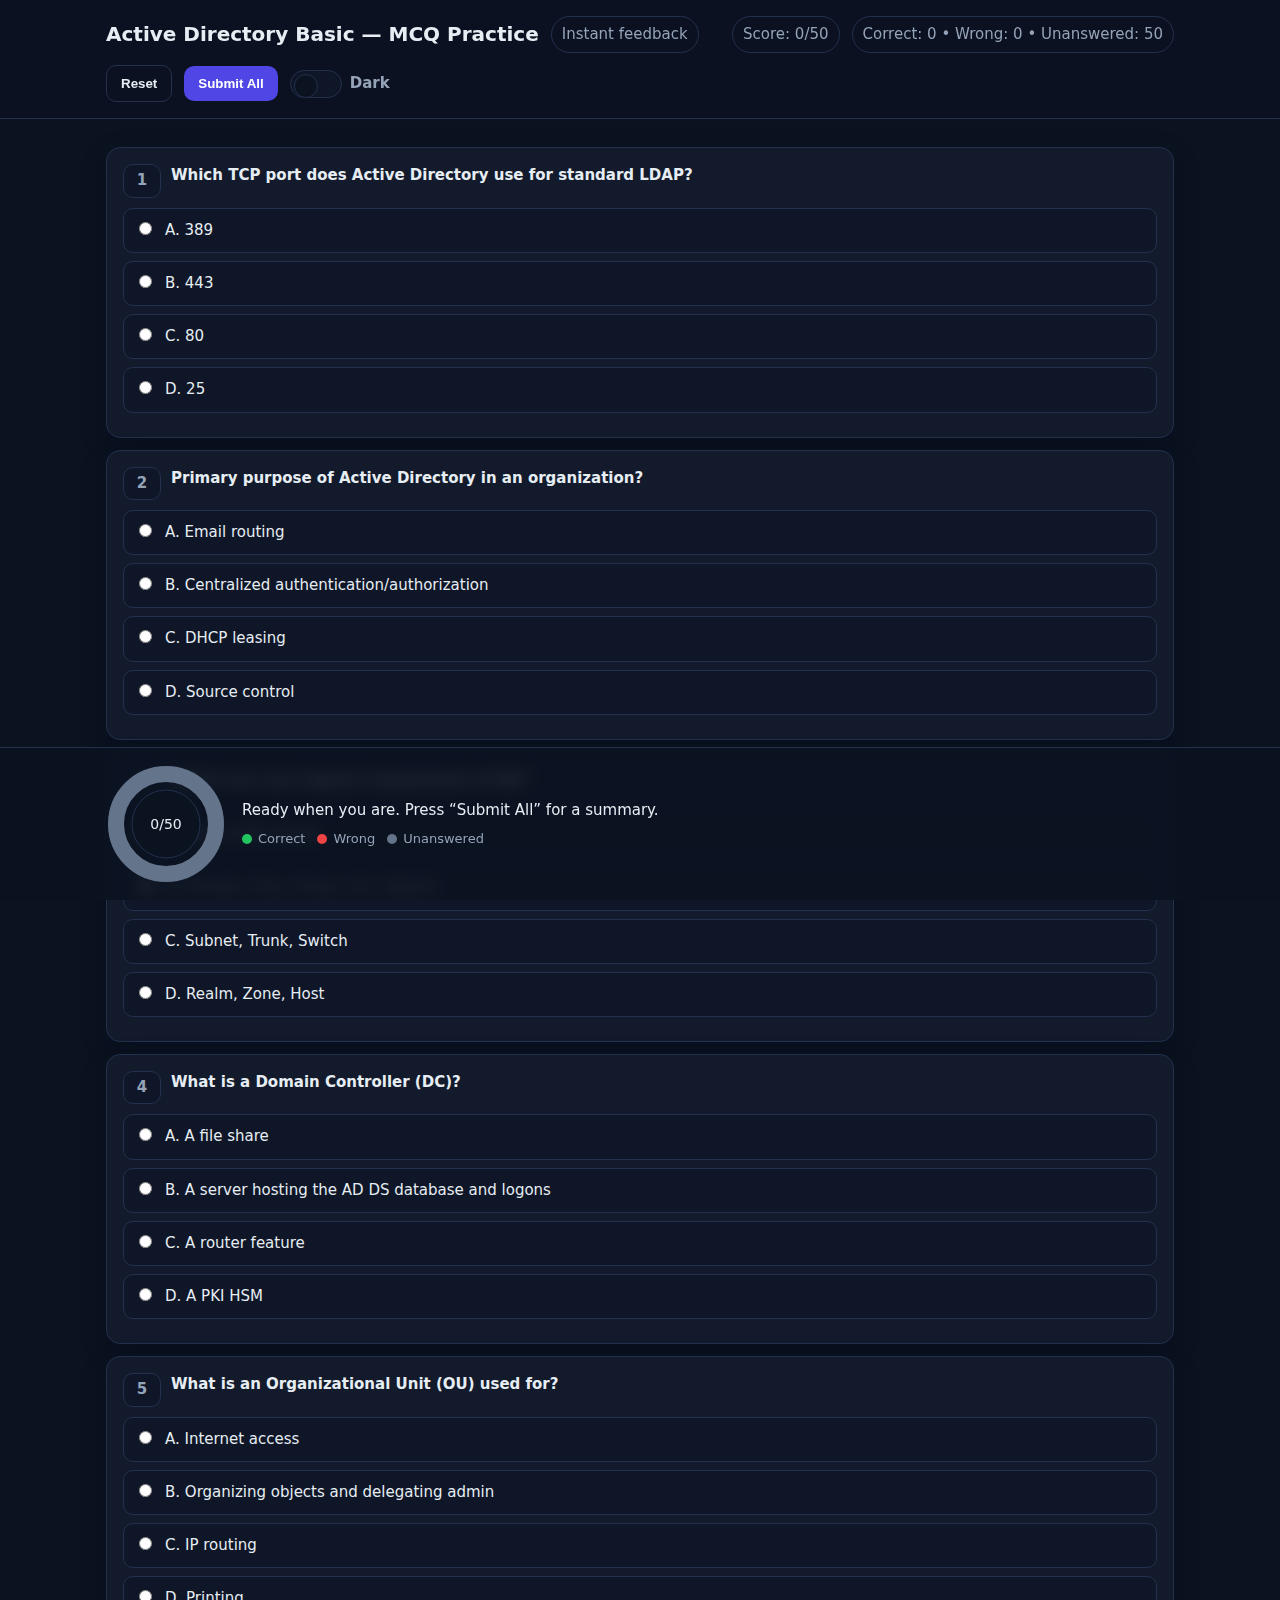
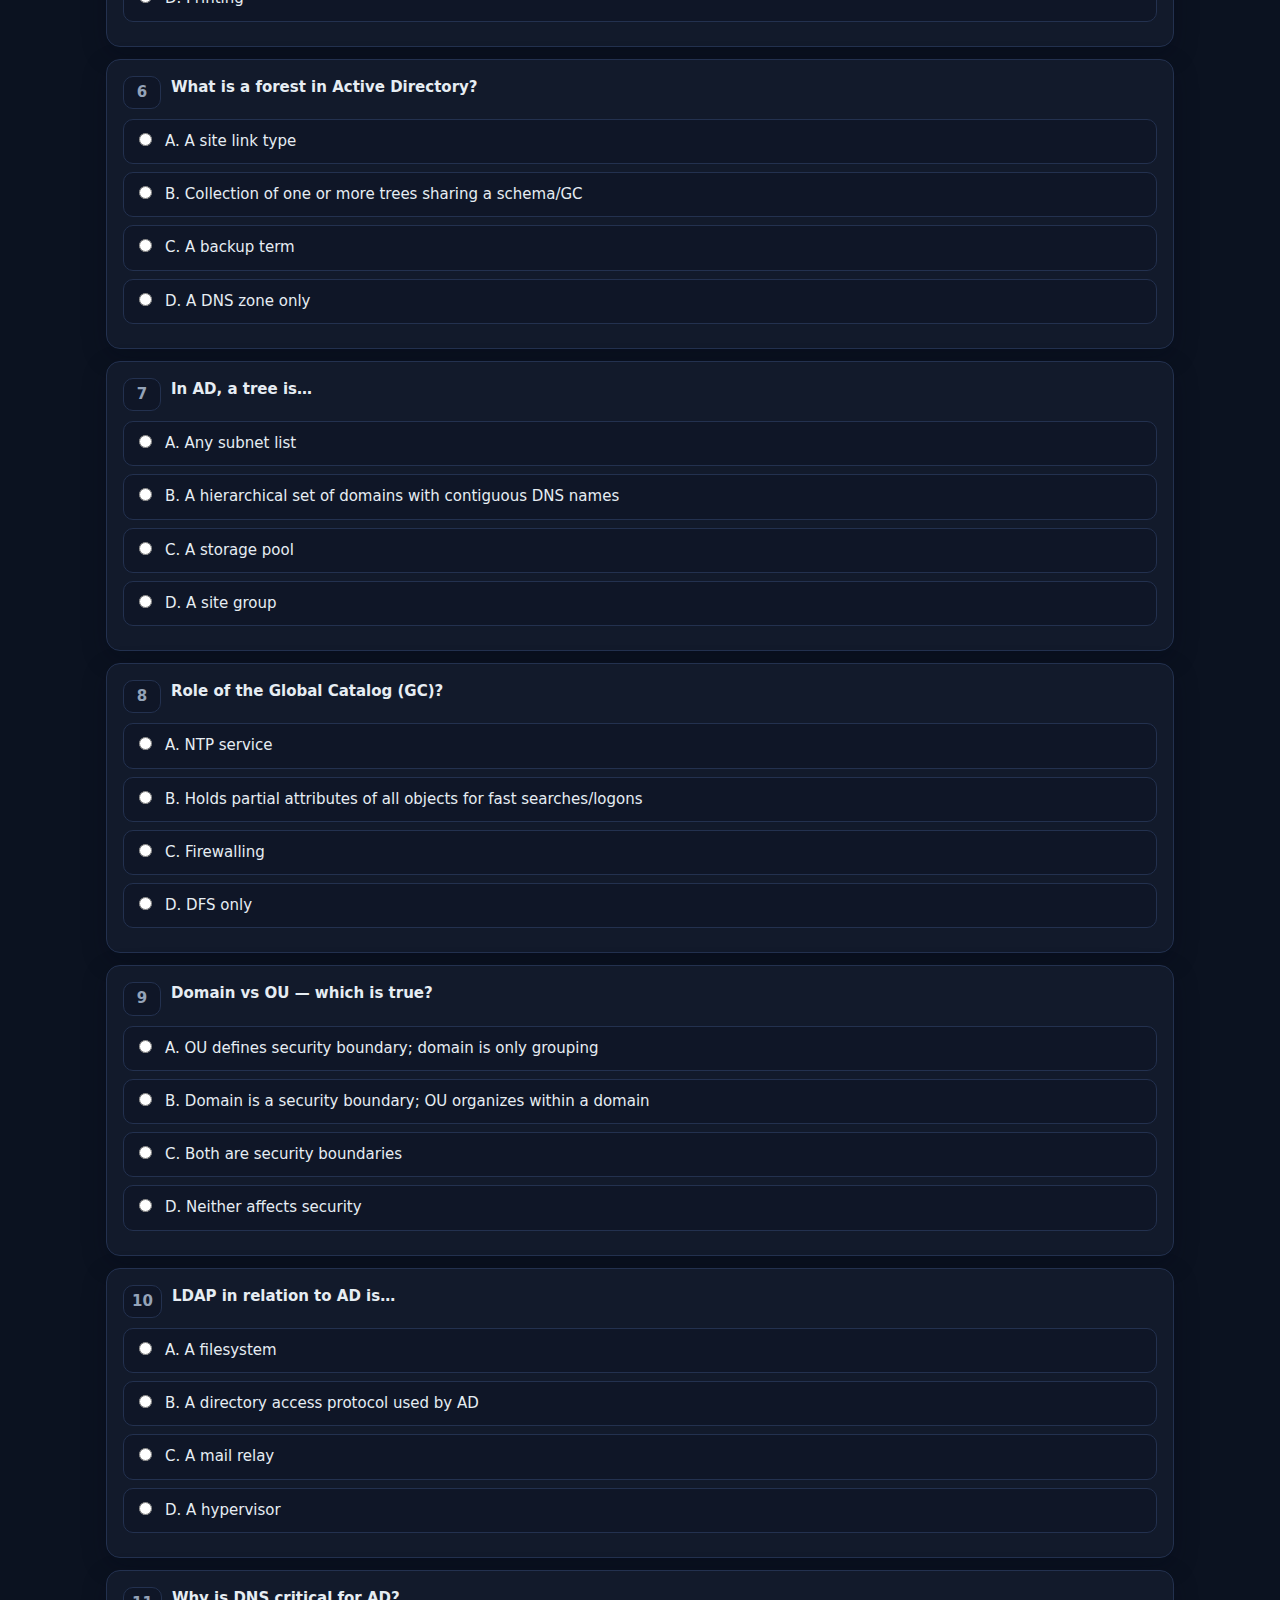
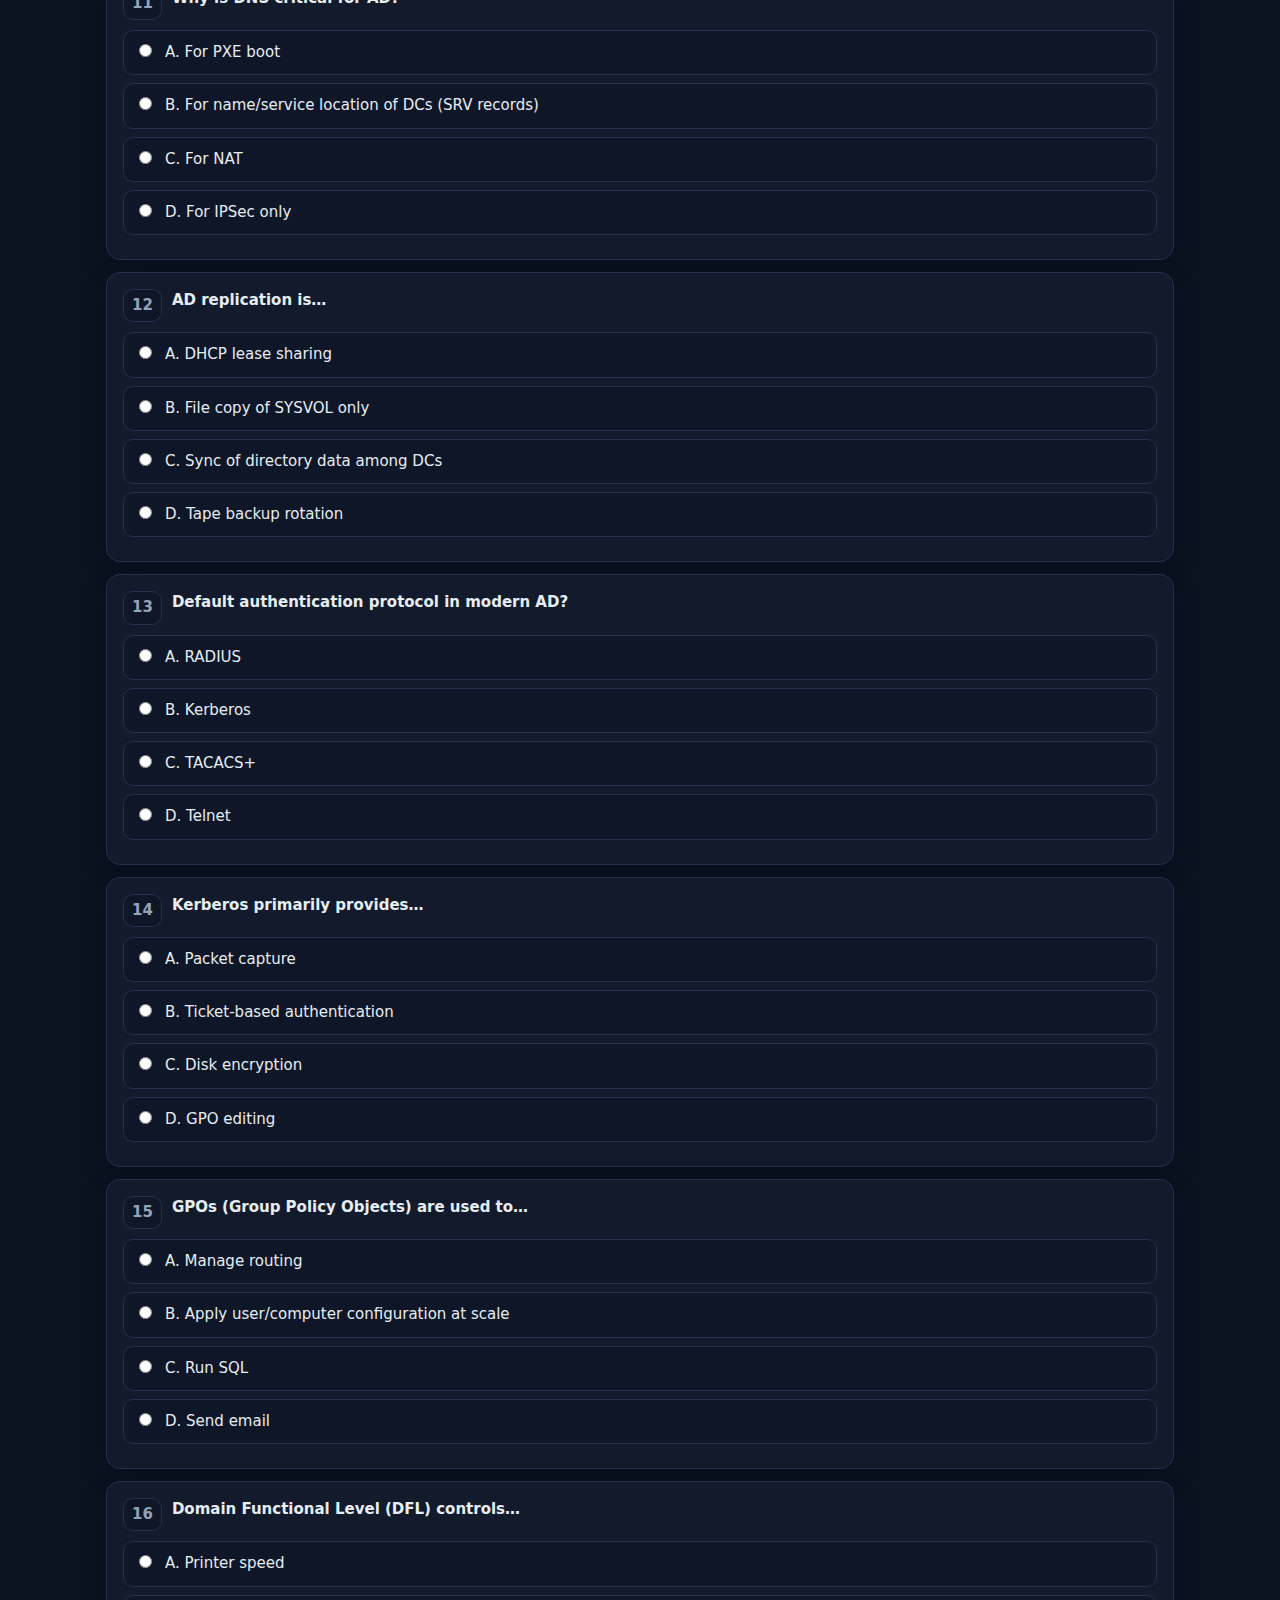
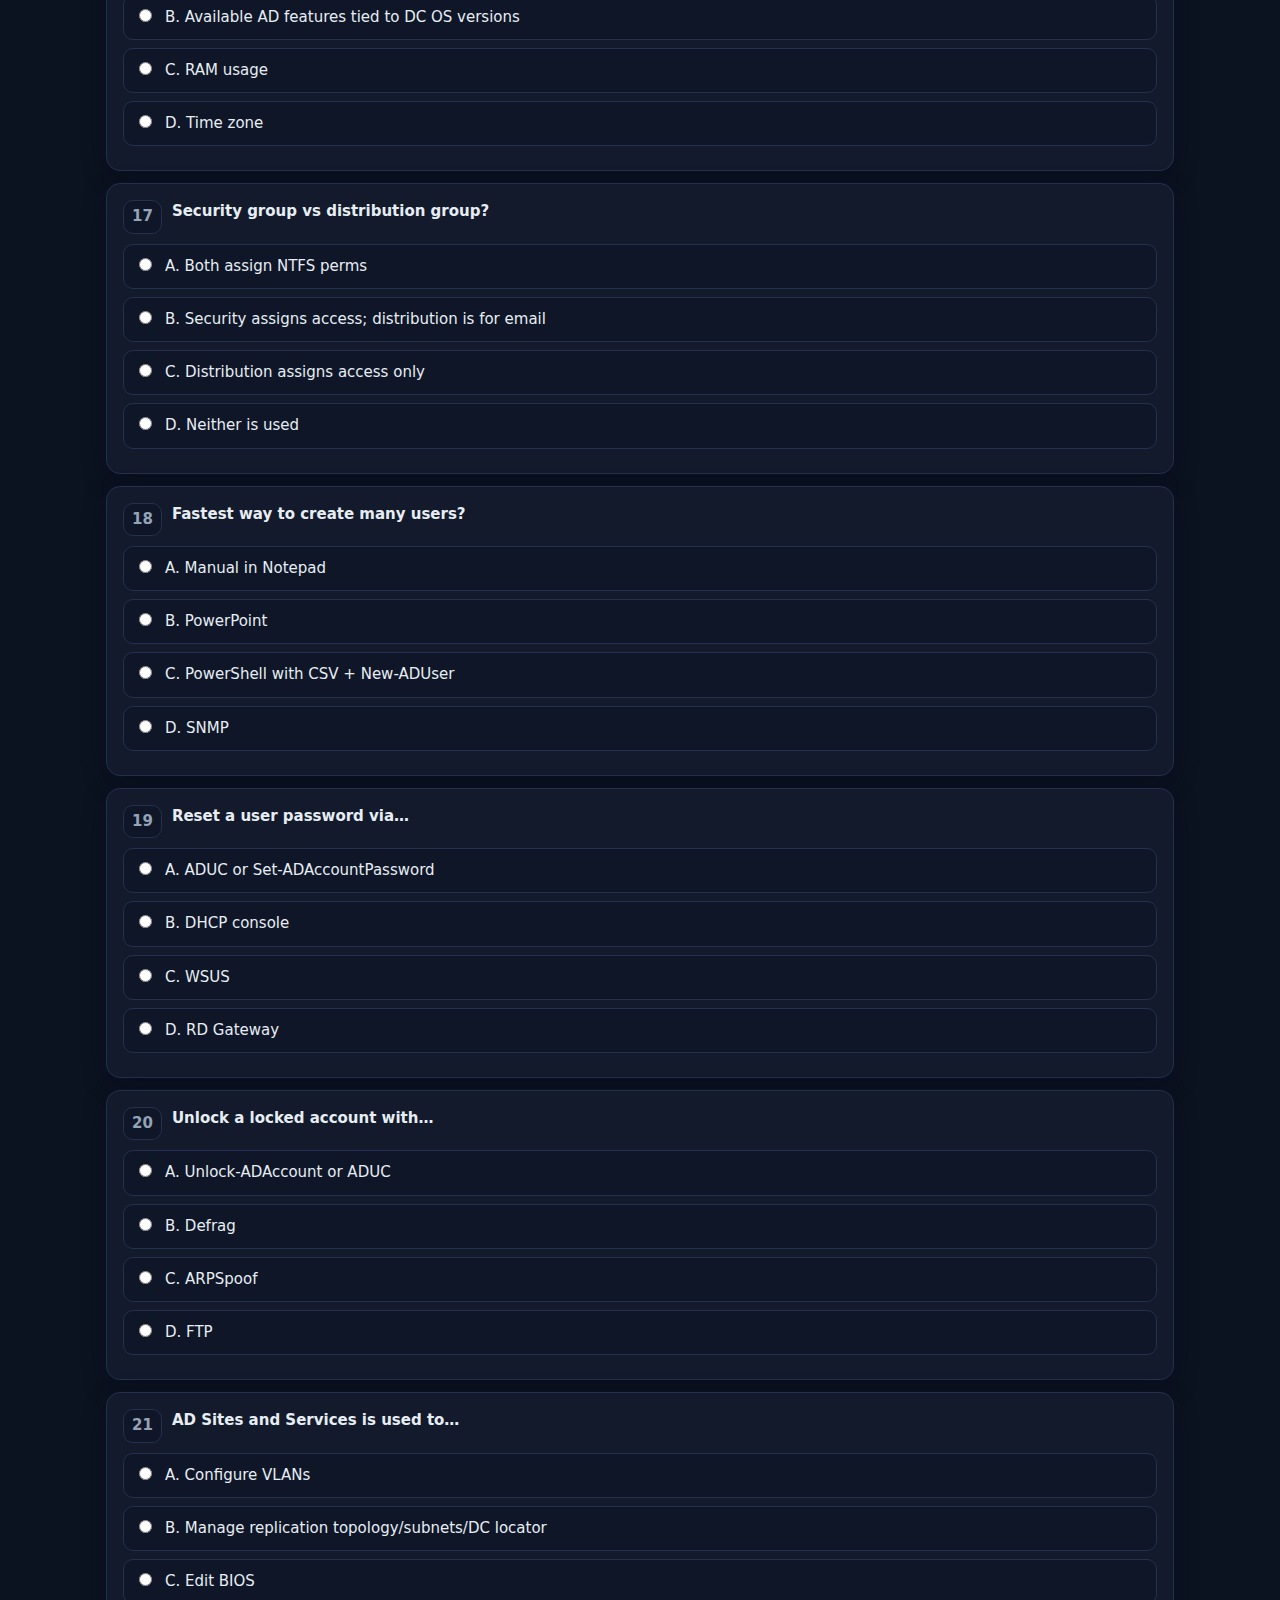
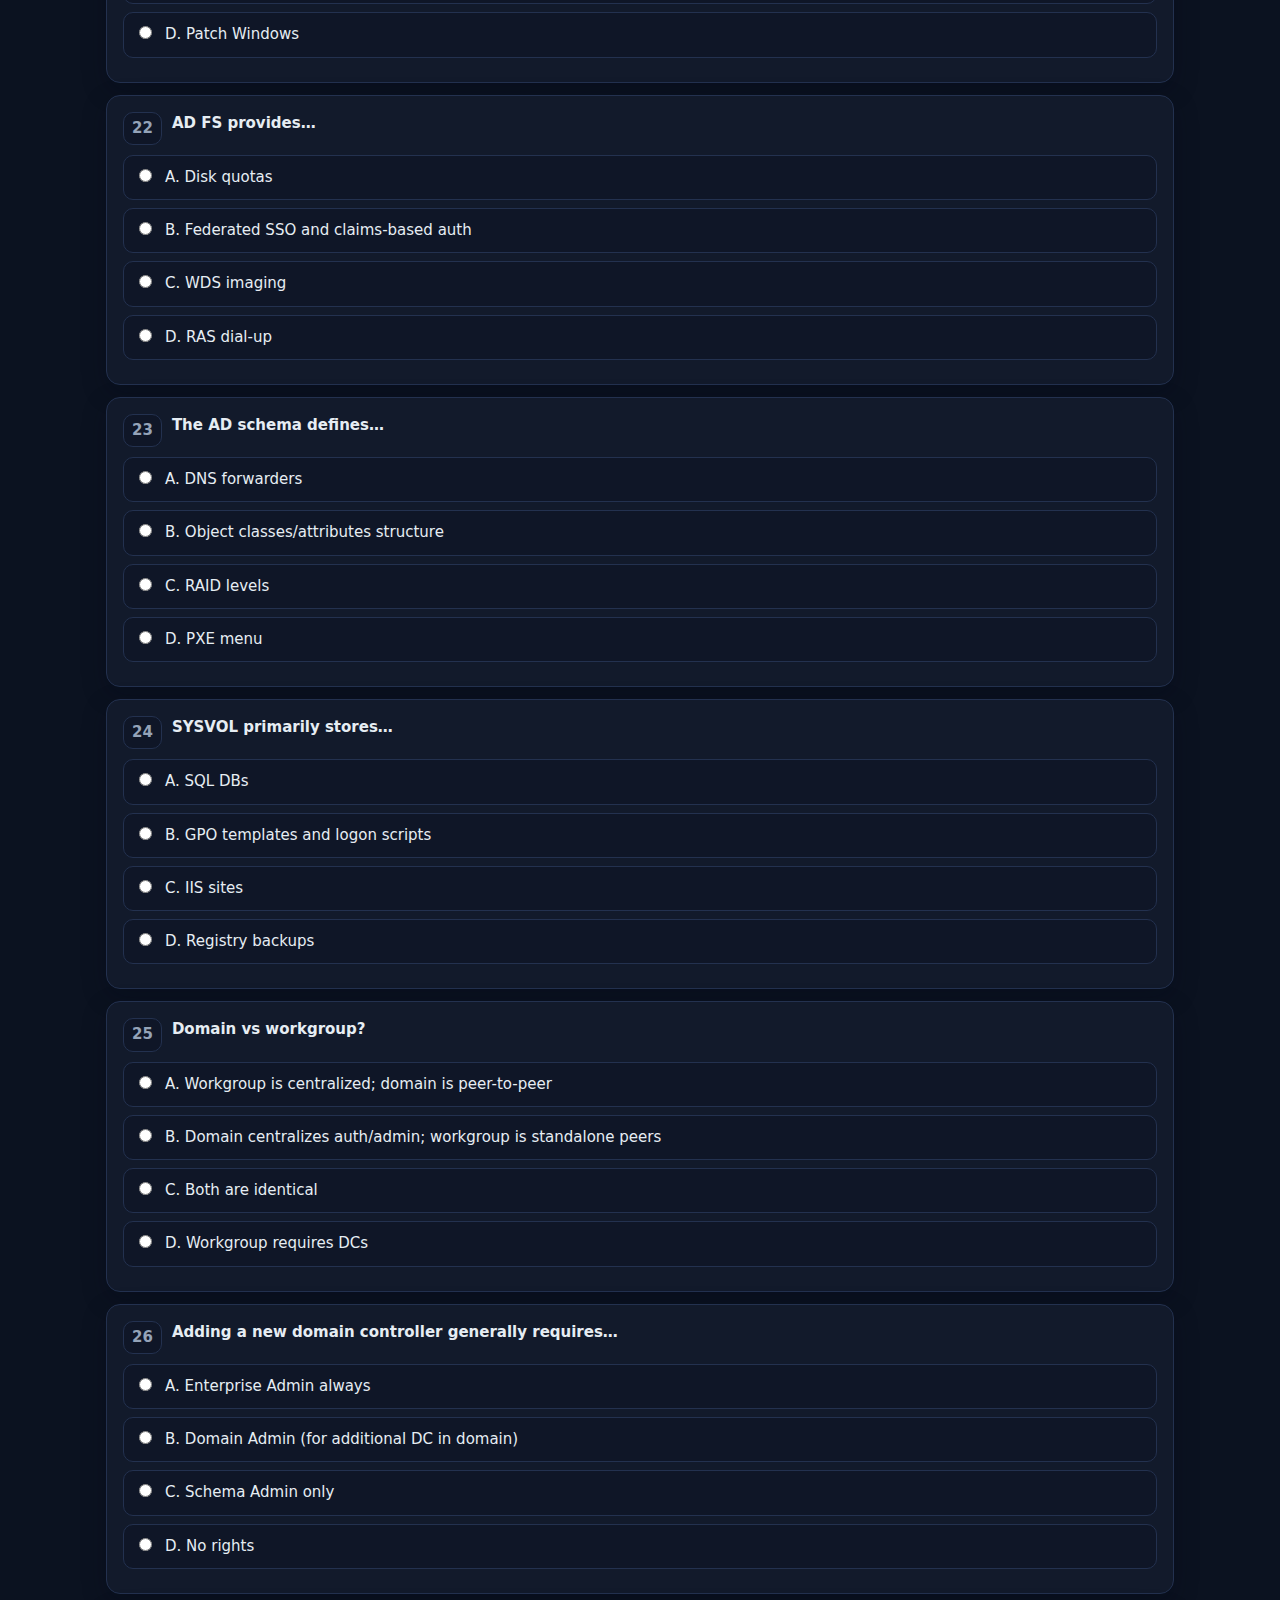
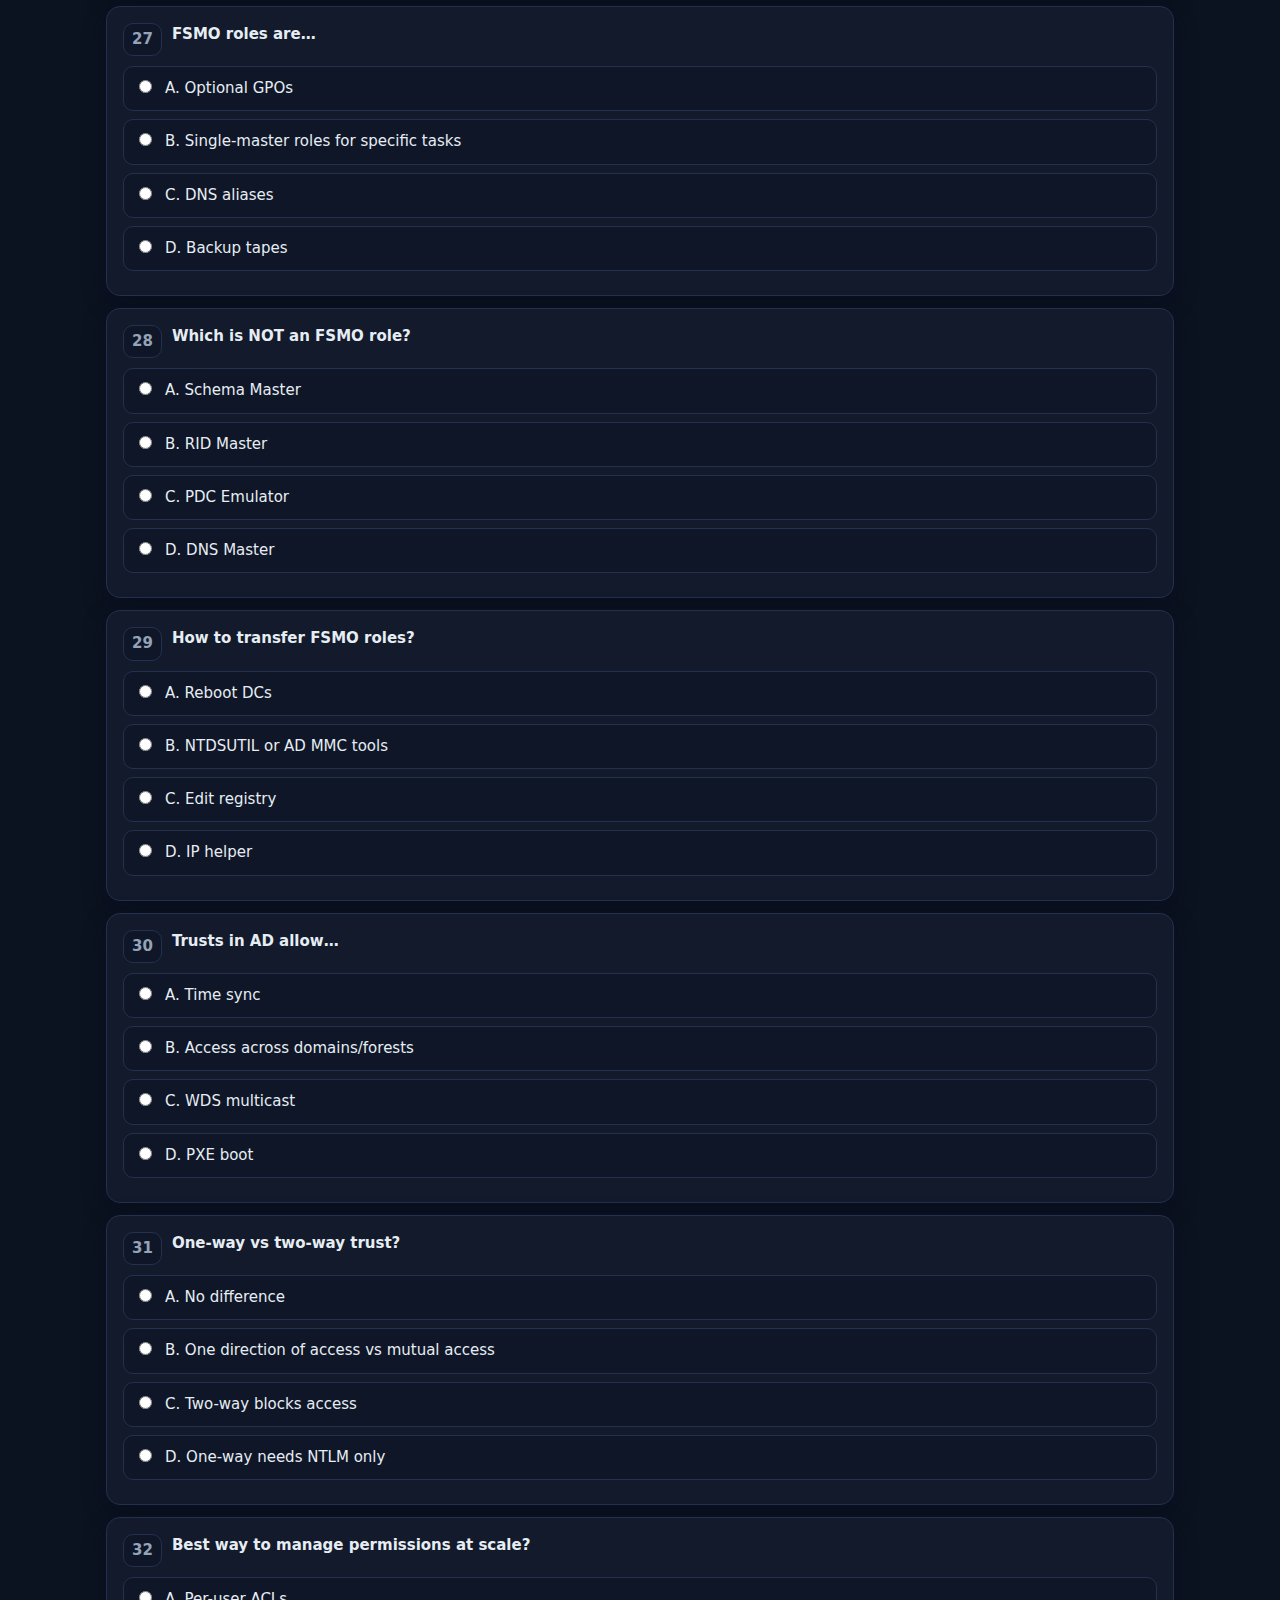
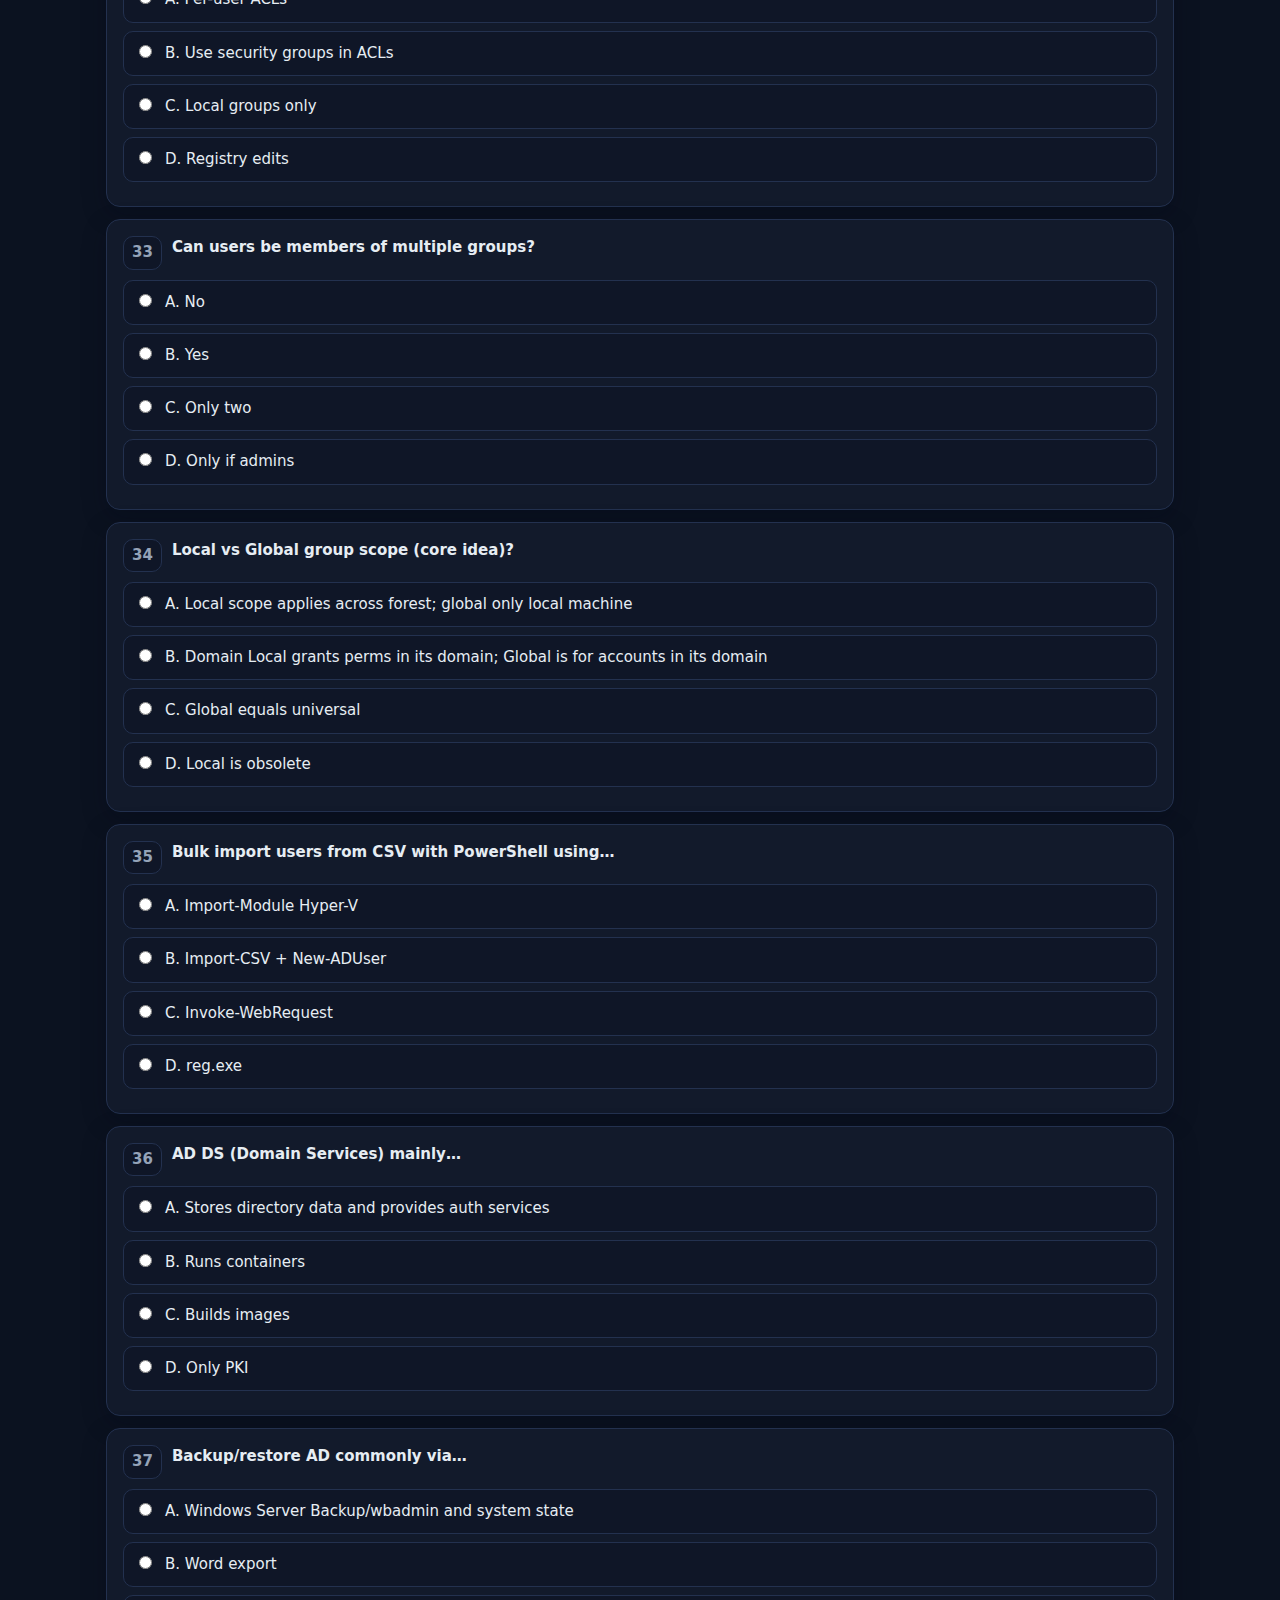
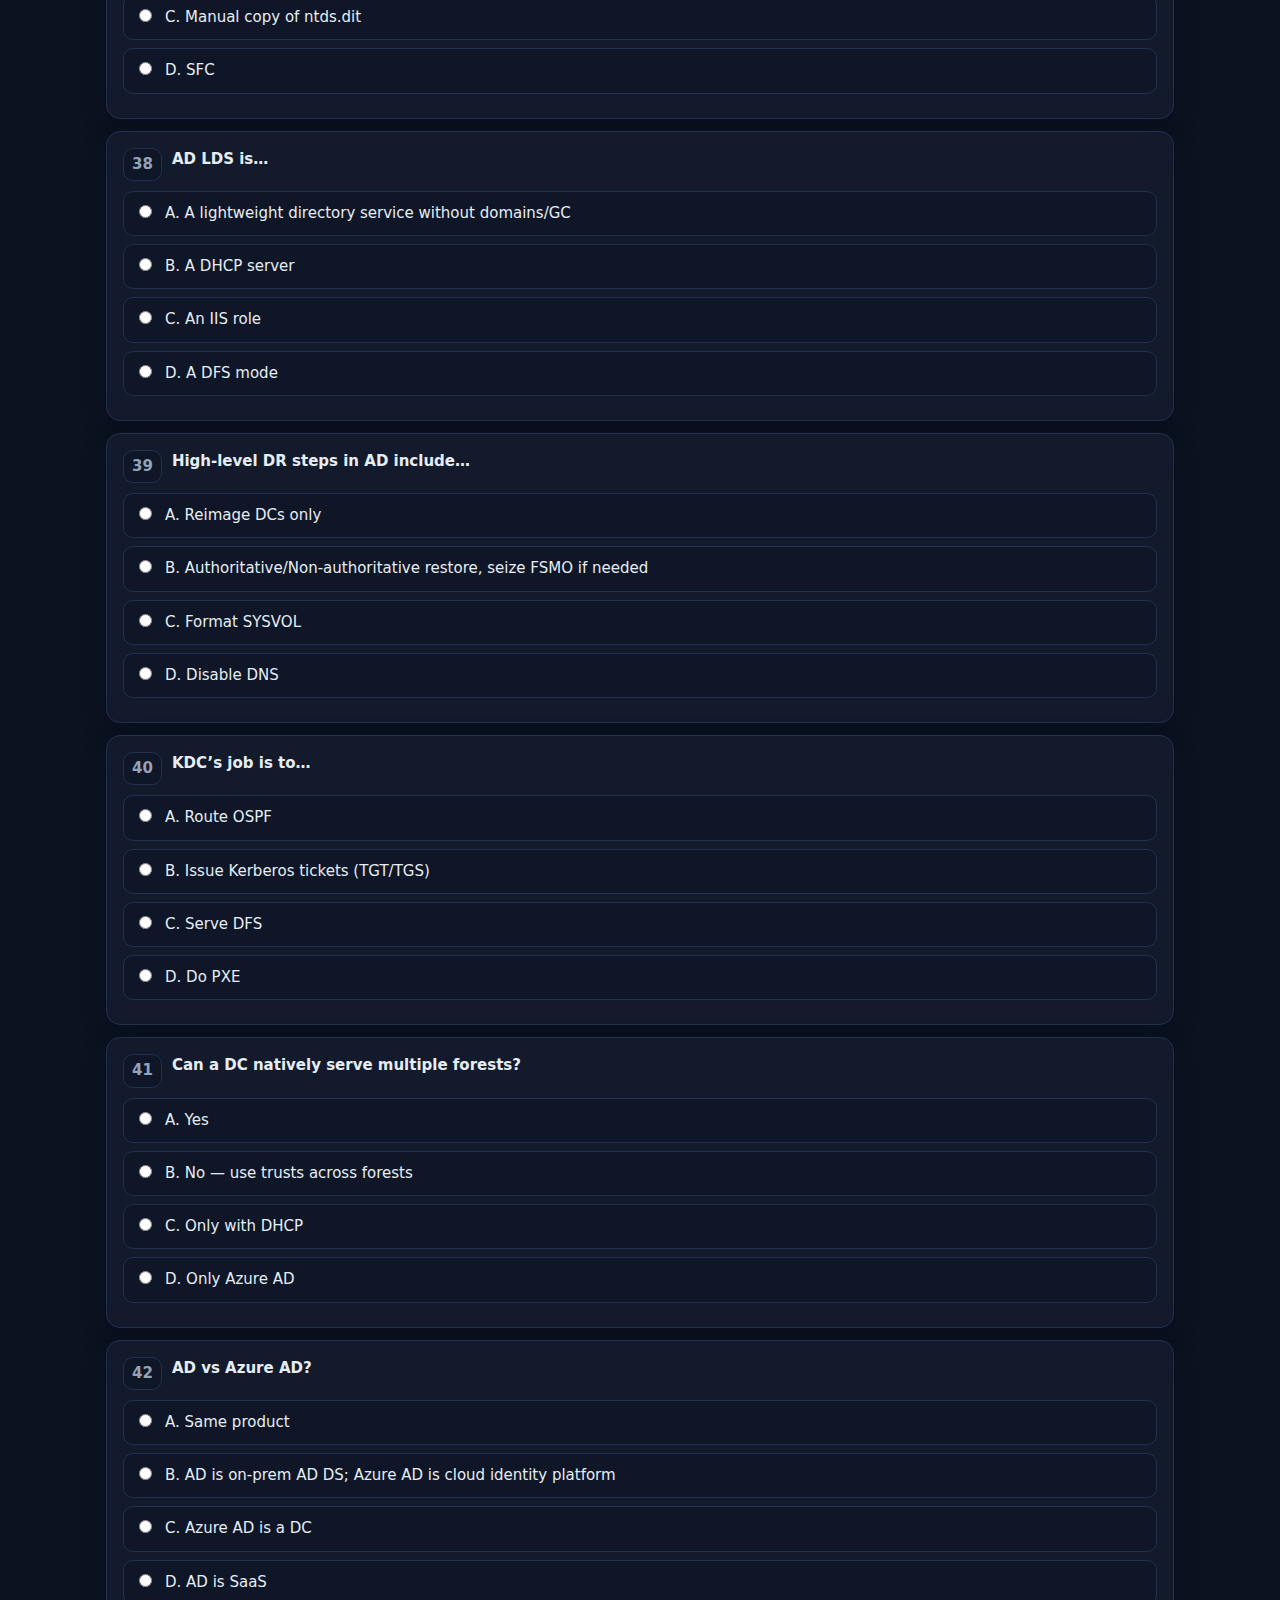
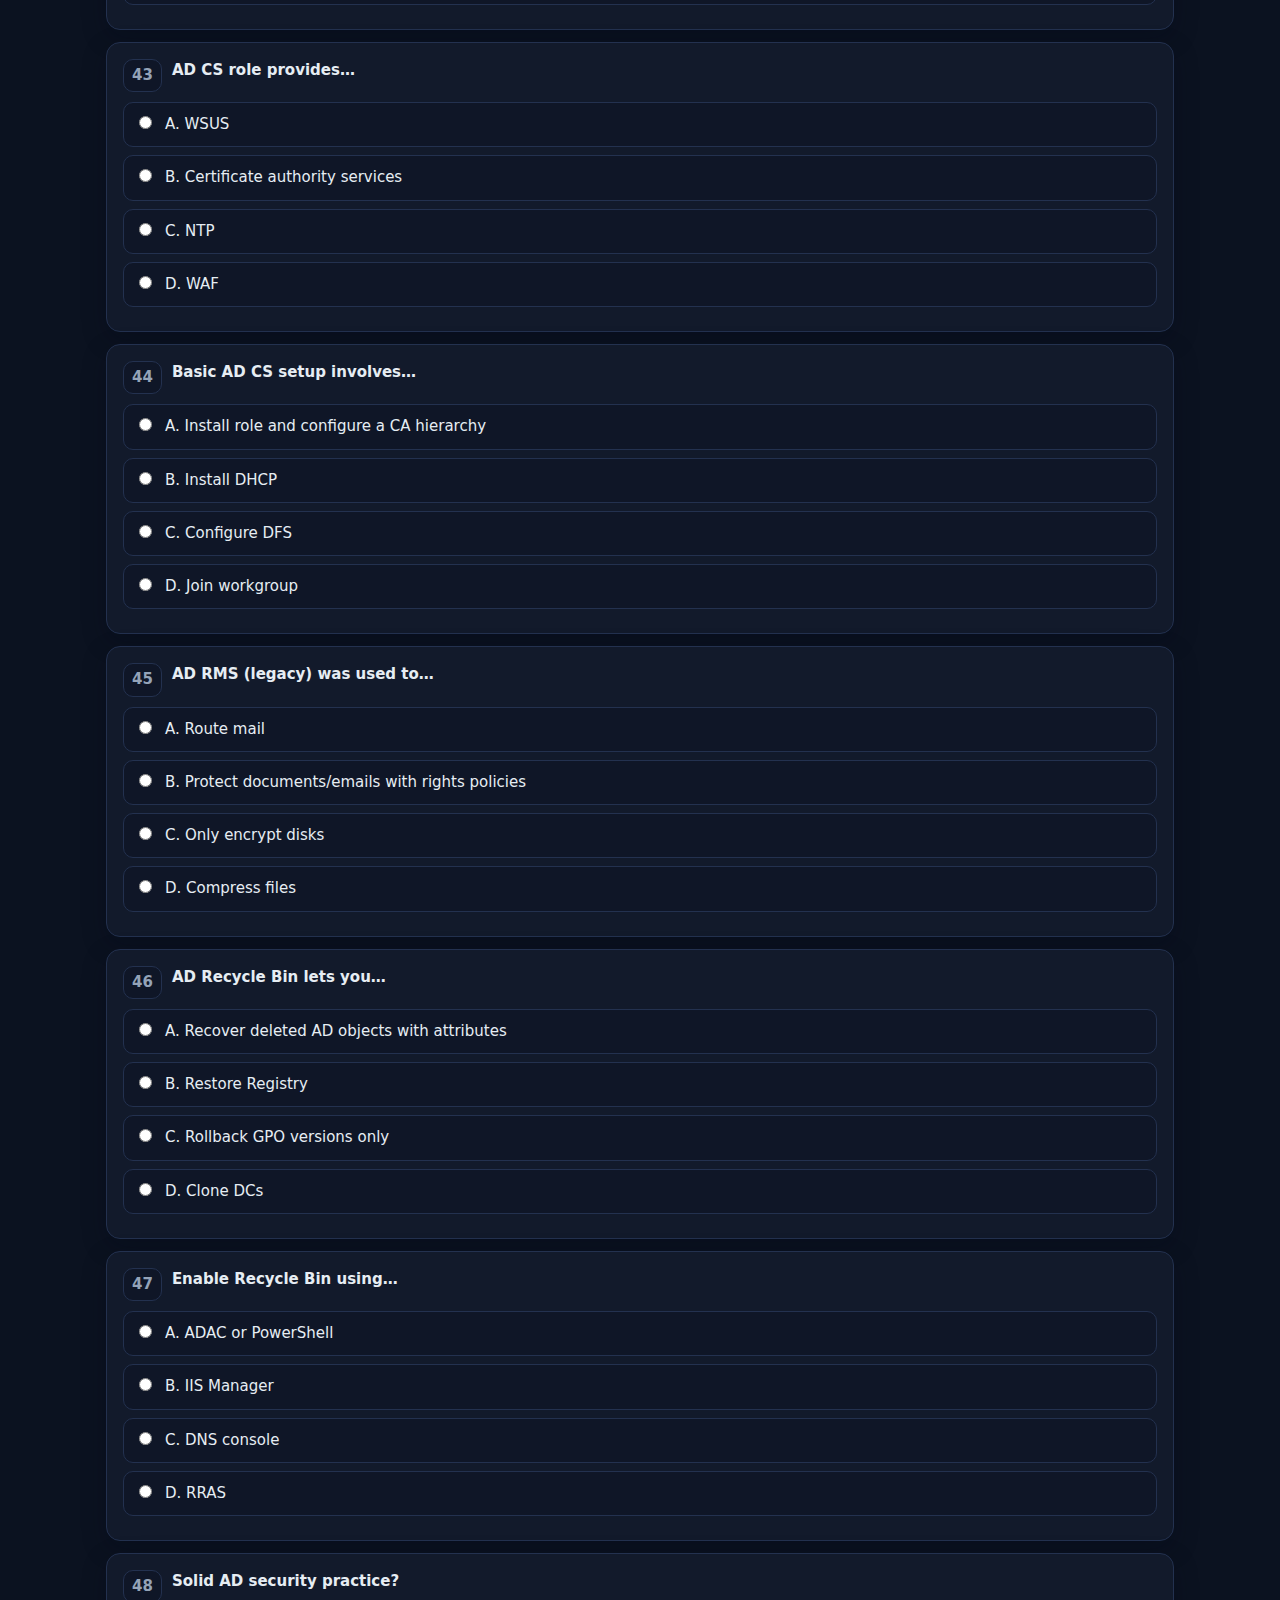
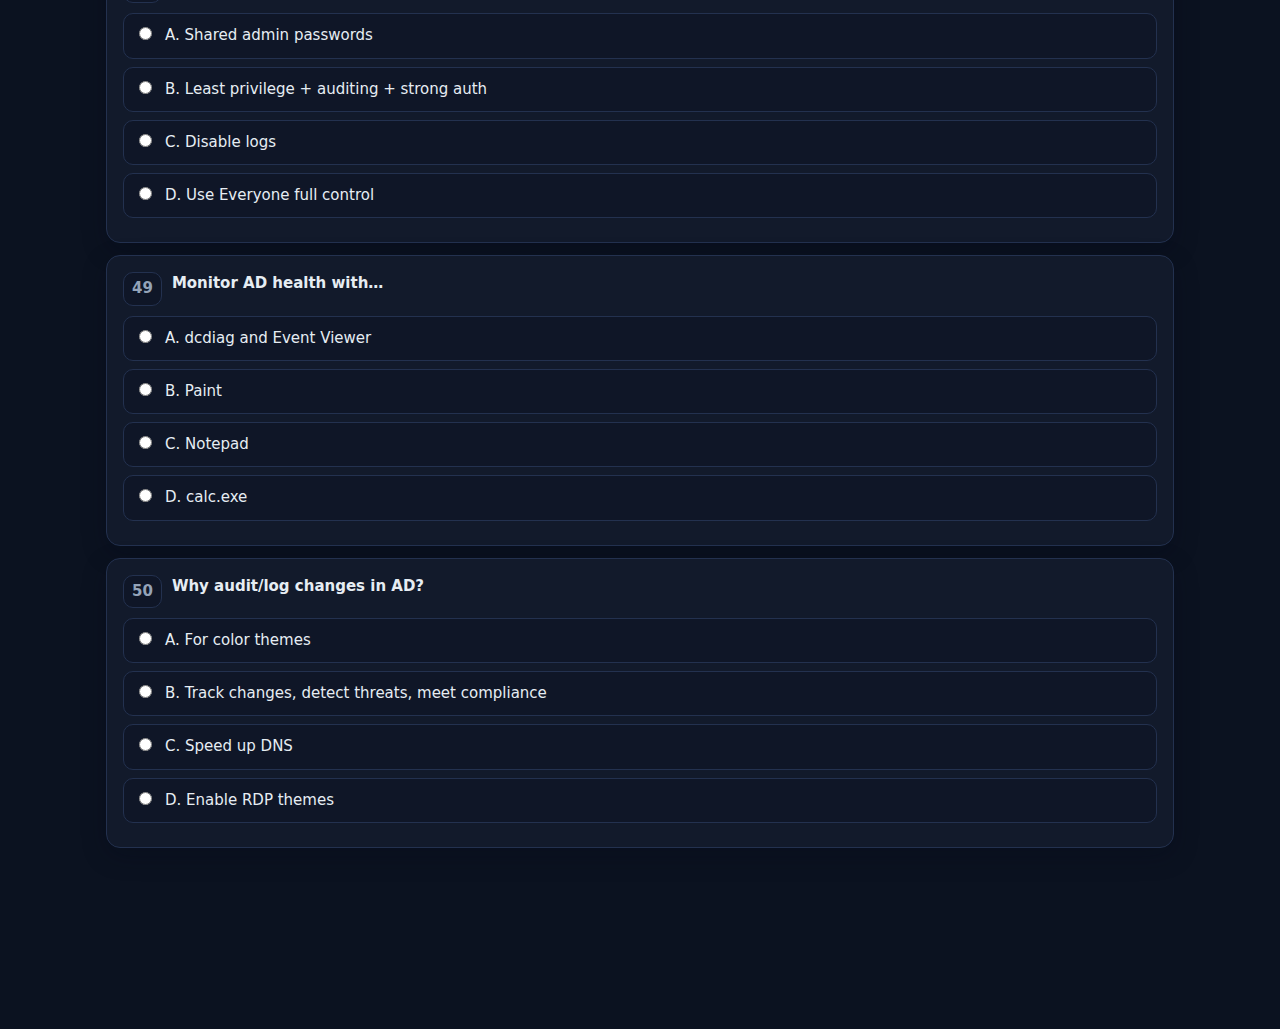
<file: quiz/ad-quizbug.html>
<!DOCTYPE html>
<html lang="en" data-theme="dark">
<head>
<meta charset="UTF-8" />
<meta name="viewport" content="width=device-width, initial-scale=1" />
<title>Active Directory MCQ Quiz — Dark/Light + Donut</title>
<style>
  /* ---------- THEME TOKENS ---------- */
  :root{
    /* Light (overridden by [data-theme="dark"]) */
    --bg:#ffffff;
    --text:#0f172a;
    --muted:#475569;
    --card:#f8fafc;
    --border:#e2e8f0;
    --option:#f1f5f9;
    --accent:#2563eb;
    --accent-contrast:#ffffff;
    --good:#16a34a;
    --bad:#dc2626;
    --unans:#64748b;
    --input-accent:#2563eb;
    --shadow: 0 6px 20px rgba(2,6,23,.08);
  }
  [data-theme="dark"]{
    --bg:#0b1220;
    --text:#e6edf3;
    --muted:#94a3b8;
    --card:#121a2b;
    --border:#23314f;
    --option:#0f1627;
    --accent:#4f46e5;
    --accent-contrast:#ffffff;
    --good:#22c55e;
    --bad:#ef4444;
    --unans:#64748b;
    --input-accent:#8b5cf6;
    --shadow: 0 8px 24px rgba(2,6,23,.25);
  }

  /* ---------- BASE LAYOUT ---------- */
  *{box-sizing:border-box}
  html,body{height:100%}
  body{
    margin:0; font:15px/1.55 system-ui,-apple-system,Segoe UI,Roboto,Arial;
    background:var(--bg); color:var(--text); transition:background .25s,color .25s;
  }
  header{
    position:sticky; top:0; z-index:10; -webkit-backdrop-filter:blur(8px); backdrop-filter:blur(8px);
    background:color-mix(in oklab, var(--bg) 80%, transparent);
    border-bottom:1px solid var(--border);
  }
  .wrap{max-width:1100px; margin:auto; padding:16px}
  .title{display:flex; gap:12px; align-items:center; flex-wrap:wrap}
  h1{margin:0; font-size:20px}
  .badge{padding:6px 10px; border:1px solid var(--border); border-radius:999px; color:var(--muted)}
  .spacer{flex:1}
  .pill{padding:6px 10px; border-radius:999px; border:1px solid var(--border); color:var(--muted)}
  .btn{appearance:none; border:none; cursor:pointer; font-weight:600; border-radius:10px; padding:10px 14px}
  .btn.primary{background:var(--accent); color:var(--accent-contrast)}
  .btn.secondary{background:transparent; color:var(--text); border:1px solid var(--border)}

  main{padding:18px 0 110px}
  .card{
    background:var(--card); border:1px solid var(--border); border-radius:14px;
    box-shadow:var(--shadow); padding:16px; margin:12px 0; transition:background .25s,border-color .25s;
  }
  .qhead{display:flex; gap:10px; align-items:flex-start}
  .qnum{background:var(--option); color:var(--muted); border:1px solid var(--border);
        font-weight:700; border-radius:10px; padding:4px 8px; min-width:38px; text-align:center}
  .qtext{font-weight:700}
  .options{margin-top:10px; display:grid; gap:8px}
  .opt{display:flex; gap:10px; align-items:flex-start; background:var(--option);
       border:1px solid var(--border); border-radius:10px; padding:10px; cursor:pointer; transition:transform .05s}
  .opt:active{transform:scale(.997)}
  .opt input{margin-top:3px; accent-color:var(--input-accent)}
  .opt.correct{border-color:color-mix(in oklab, var(--good) 60%, var(--border));
               background:color-mix(in oklab, var(--good) 14%, var(--option))}
  .opt.wrong{border-color:color-mix(in oklab, var(--bad) 70%, var(--border));
             background:color-mix(in oklab, var(--bad) 12%, var(--option))}
  .feedback{margin-top:8px; font-size:.95rem}
  .feedback.good{color:var(--good)}
  .feedback.bad{color:var(--bad)}

  footer{
    position:sticky; bottom:0; background:color-mix(in oklab, var(--bg) 86%, transparent);
    border-top:1px solid var(--border); -webkit-backdrop-filter:blur(8px); backdrop-filter:blur(8px);
  }
  .summary{display:flex; gap:14px; align-items:center; flex-wrap:wrap}

  /* Toggle switch styling */
  .switch{display:inline-flex; align-items:center; gap:8px}
  .switch input{display:none}
  .slider{width:52px; height:28px; background:var(--option); border:1px solid var(--border); border-radius:999px; position:relative}
  .slider::after{content:""; position:absolute; top:3px; left:3px; width:22px; height:22px; background:var(--bg); border:1px solid var(--border); border-radius:50%; transition:left .2s}
  input:checked + .slider::after{left:27px}
  .modeLabel{color:var(--muted); font-weight:600}

  /* Donut chart layout */
  .chartBox{display:flex; gap:16px; align-items:center}
  .legend{display:flex; gap:12px; flex-wrap:wrap; font-size:13px; color:var(--muted)}
  .legend span{display:inline-flex; align-items:center; gap:6px}
  .dot{width:10px; height:10px; border-radius:50%}

  /* ========== MOBILE RESPONSIVE STYLES ========== */
  @media (max-width: 767.98px) {
    /* Mobile Header Adjustments */
    .wrap {
      padding: 8px 12px;
    }
    
    .title {
      flex-direction: column;
      gap: 8px;
      align-items: stretch;
    }
    
    .title h1 {
      font-size: 16px;
      text-align: center;
      margin: 0;
    }
    
    .badge, .pill {
      font-size: 11px;
      padding: 4px 8px;
      text-align: center;
    }
    
    .btn {
      padding: 8px 12px;
      font-size: 12px;
      border-radius: 8px;
    }
    
    /* Theme switch mobile styling */
    .switch {
      justify-content: center;
    }
    
    .slider {
      width: 44px;
      height: 24px;
    }
    
    .slider::after {
      width: 18px;
      height: 18px;
      top: 2px;
      left: 2px;
    }
    
    input:checked + .slider::after {
      left: 22px;
    }
    
    .modeLabel {
      font-size: 12px;
    }
    
    /* Remove spacer on mobile */
    .spacer {
      display: none;
    }
    
    /* Mobile Main Content */
    main {
      padding: 18px 8px 110px;
    }
    
    /* Mobile Question Cards */
    .card {
      margin: 8px 0;
      padding: 12px;
      border-radius: 12px;
    }
    
    .qhead {
      flex-direction: column;
      gap: 8px;
      align-items: stretch;
    }
    
    .qnum {
      align-self: flex-start;
      font-size: 12px;
      padding: 6px 10px;
      min-width: 32px;
    }
    
    .qtext {
      font-size: 14px;
      line-height: 1.4;
    }
    
    /* Mobile Options */
    .options {
      gap: 6px;
      margin-top: 12px;
    }
    
    .opt {
      padding: 10px;
      gap: 8px;
      font-size: 14px;
      line-height: 1.3;
      border-radius: 8px;
      min-height: 44px;
      align-items: center;
    }
    
    .opt input {
      margin-top: 0;
      transform: scale(1.2);
    }
    
    .feedback {
      font-size: 13px;
      line-height: 1.3;
      margin-top: 6px;
    }
    
    /* Mobile Footer */
    .summary {
      flex-direction: column;
      gap: 8px;
      align-items: stretch;
    }
    
    .chartBox {
      flex-direction: column;
      gap: 12px;
      align-items: center;
      text-align: center;
    }
    
    #donut {
      width: 80px;
      height: 80px;
    }
    
    #donutLabel {
      font-size: 11px;
    }
    
    .legend {
      justify-content: center;
      font-size: 11px;
      gap: 8px;
    }
    
    .dot {
      width: 8px;
      height: 8px;
    }
    
    /* Improve text readability */
    body {
      font-size: 14px;
      line-height: 1.5;
    }
  }
  
  /* Tablet Landscape Optimizations */
  @media (min-width: 768px) and (max-width: 1024px) {
    .title {
      flex-wrap: wrap;
      justify-content: center;
    }
    
    .title h1 {
      font-size: 18px;
    }
    
    main {
      padding: 18px 16px 110px;
    }
  }
  
  /* Touch Device Optimizations */
  @media (hover: none) and (pointer: coarse) {
    .opt {
      min-height: 48px;
      padding: 12px;
    }
    
    .btn {
      min-height: 44px;
      padding: 10px 16px;
    }
    
    .opt:active {
      transform: scale(0.98);
      background: color-mix(in oklab, var(--option) 90%, var(--accent));
    }
  }
  
  /* Accessibility improvements */
  @media (prefers-reduced-motion: reduce) {
    .opt {
      transition: none;
    }
    
    .opt:active {
      transform: none;
    }
  }
</style>
</head>
<body>
<header>
  <div class="wrap title">
    <h1>Active Directory Basic — MCQ Practice</h1>
    <span class="badge">Instant feedback</span>
    <div class="spacer"></div>
    <span class="pill" id="liveScore">Score: 0/50</span>
    <span class="pill" id="liveBreakdown">Correct: 0 • Wrong: 0 • Unanswered: 50</span>
    <button class="btn secondary" id="resetBtn">Reset</button>
    <button class="btn primary" id="submitBtn">Submit All</button>
    <label class="switch" title="Toggle dark/light">
      <input type="checkbox" id="themeToggle" />
      <span class="slider"></span>
      <span class="modeLabel" id="modeText">Dark</span>
    </label>
  </div>
</header>

<main class="wrap" id="quiz"></main>

<footer>
  <div class="wrap summary" id="finalSummary" aria-live="polite">
    <div class="chartBox">
      <!-- Donut chart (SVG) -->
      <svg id="donut" width="120" height="120" viewBox="0 0 120 120" role="img" aria-label="Quiz result chart">
        <!-- base ring -->
        <circle cx="60" cy="60" r="50" fill="none" stroke="#1e293b" stroke-width="16"/>
        <!-- segments: correct, wrong, unanswered -->
        <circle id="segCorrect"   cx="60" cy="60" r="50" fill="none" stroke="var(--good)"  stroke-width="16" stroke-dasharray="0 314" stroke-linecap="butt" transform="rotate(-90 60 60)"/>
        <circle id="segWrong"     cx="60" cy="60" r="50" fill="none" stroke="var(--bad)"   stroke-width="16" stroke-dasharray="0 314" stroke-linecap="butt" transform="rotate(-90 60 60)"/>
        <circle id="segUnanswered"cx="60" cy="60" r="50" fill="none" stroke="var(--unans)" stroke-width="16" stroke-dasharray="0 314" stroke-linecap="butt" transform="rotate(-90 60 60)"/>
        <!-- center label -->
        <circle cx="60" cy="60" r="34" fill="var(--bg)" stroke="var(--border)" stroke-width="1"/>
        <text id="donutLabel" x="60" y="60" text-anchor="middle" dominant-baseline="central" font-size="14" fill="var(--text)">0/50</text>
      </svg>
      <div>
        <div id="finalLine">Ready when you are. Press “Submit All” for a summary.</div>
        <div class="legend" style="margin-top:6px;">
          <span><span class="dot" style="background:var(--good)"></span>Correct</span>
          <span><span class="dot" style="background:var(--bad)"></span>Wrong</span>
          <span><span class="dot" style="background:var(--unans)"></span>Unanswered</span>
        </div>
      </div>
    </div>
  </div>
</footer>

<script>
// ---------- THEME TOGGLE with persistence ----------
const root = document.documentElement;
const toggle = document.getElementById('themeToggle');
const modeText = document.getElementById('modeText');
(function initTheme(){
  const saved = localStorage.getItem('adquiz-theme');
  if(saved === 'light' || saved === 'dark'){
    root.setAttribute('data-theme', saved);
    toggle.checked = (saved === 'light');
  }
  modeText.textContent = root.getAttribute('data-theme') === 'light' ? 'Light' : 'Dark';
})();

toggle.addEventListener('change', () => {
  const next = toggle.checked ? 'light' : 'dark';
  root.setAttribute('data-theme', next);
  localStorage.setItem('adquiz-theme', next);
  modeText.textContent = next === 'light' ? 'Light' : 'Dark';
});

// ---------- QUESTIONS (add your full 50) ----------
const QUESTIONS = [
 { q:"Which TCP port does Active Directory use for standard LDAP?",
    options:["389","443","80","25"], answer:0,
    explain:"LDAP uses TCP 389 by default; LDAPS uses 636." },
  { q:"Primary purpose of Active Directory in an organization?",
    options:["Email routing","Centralized authentication/authorization","DHCP leasing","Source control"],
    answer:1, explain:"AD centralizes identity, access, and directory data." },
  { q:"Which are core logical components of AD?",
    options:["Site, VLAN, Router","Domain, Tree, Forest, OU, Objects","Subnet, Trunk, Switch","Realm, Zone, Host"],
    answer:1, explain:"AD organizes objects using domains/OUs; trees form forests." },
  { q:"What is a Domain Controller (DC)?",
    options:["A file share","A server hosting the AD DS database and logons","A router feature","A PKI HSM"],
    answer:1, explain:"The DC stores the directory and handles authentication." },
  { q:"What is an Organizational Unit (OU) used for?",
    options:["Internet access","Organizing objects and delegating admin","IP routing","Printing"],
    answer:1, explain:"OUs structure objects and support delegation/GPO targeting." },
  { q:"What is a forest in Active Directory?",
    options:["A site link type","Collection of one or more trees sharing a schema/GC","A backup term","A DNS zone only"],
    answer:1, explain:"A forest is the top boundary; trees share schema and GC." },
  { q:"In AD, a tree is…",
    options:["Any subnet list","A hierarchical set of domains with contiguous DNS names","A storage pool","A site group"],
    answer:1, explain:"Domains with contiguous namespaces form a tree." },
  { q:"Role of the Global Catalog (GC)?",
    options:["NTP service","Holds partial attributes of all objects for fast searches/logons","Firewalling","DFS only"],
    answer:1, explain:"GC accelerates searches and helps UPN logons/UGM checks." },
  { q:"Domain vs OU — which is true?",
    options:["OU defines security boundary; domain is only grouping",
             "Domain is a security boundary; OU organizes within a domain",
             "Both are security boundaries","Neither affects security"],
    answer:1, explain:"Permissions span OUs; domains form security boundaries." },
  { q:"LDAP in relation to AD is…",
    options:["A filesystem","A directory access protocol used by AD","A mail relay","A hypervisor"],
    answer:1, explain:"AD exposes directory data over LDAP." },
  { q:"Why is DNS critical for AD?",
    options:["For PXE boot","For name/service location of DCs (SRV records)","For NAT","For IPSec only"],
    answer:1, explain:"Clients/DCs locate services via DNS SRV records." },
  { q:"AD replication is…",
    options:["DHCP lease sharing","File copy of SYSVOL only","Sync of directory data among DCs","Tape backup rotation"],
    answer:2, explain:"Directory partitions replicate between DCs." },
  { q:"Default authentication protocol in modern AD?",
    options:["RADIUS","Kerberos","TACACS+","Telnet"],
    answer:1, explain:"Kerberos is default; NTLM remains for legacy cases." },
  { q:"Kerberos primarily provides…",
    options:["Packet capture","Ticket-based authentication","Disk encryption","GPO editing"],
    answer:1, explain:"Kerberos issues tickets via KDC for secure auth." },
  { q:"GPOs (Group Policy Objects) are used to…",
    options:["Manage routing","Apply user/computer configuration at scale","Run SQL","Send email"],
    answer:1, explain:"GPOs configure security and settings centrally." },
  { q:"Domain Functional Level (DFL) controls…",
    options:["Printer speed","Available AD features tied to DC OS versions","RAM usage","Time zone"],
    answer:1, explain:"Higher DFL unlocks newer AD features." },
  { q:"Security group vs distribution group?",
    options:["Both assign NTFS perms","Security assigns access; distribution is for email","Distribution assigns access only","Neither is used"],
    answer:1, explain:"Security groups appear in ACLs; distribution groups don't." },
  { q:"Fastest way to create many users?",
    options:["Manual in Notepad","PowerPoint","PowerShell with CSV + New-ADUser","SNMP"],
    answer:2, explain:"Import-CSV + New-ADUser is the standard approach." },
  { q:"Reset a user password via…",
    options:["ADUC or Set-ADAccountPassword","DHCP console","WSUS","RD Gateway"],
    answer:0, explain:"Use ADUC or PowerShell cmdlets to reset passwords." },
  { q:"Unlock a locked account with…",
    options:["Unlock-ADAccount or ADUC","Defrag","ARPSpoof","FTP"],
    answer:0, explain:"Use ADUC or Unlock-ADAccount." },
  { q:"AD Sites and Services is used to…",
    options:["Configure VLANs","Manage replication topology/subnets/DC locator","Edit BIOS","Patch Windows"],
    answer:1, explain:"Sites, subnets, links guide replication and DC selection." },
  { q:"AD FS provides…",
    options:["Disk quotas","Federated SSO and claims-based auth","WDS imaging","RAS dial-up"],
    answer:1, explain:"AD FS enables SSO with claims to external apps." },
  { q:"The AD schema defines…",
    options:["DNS forwarders","Object classes/attributes structure","RAID levels","PXE menu"],
    answer:1, explain:"Schema is the blueprint of objects/attributes." },
  { q:"SYSVOL primarily stores…",
    options:["SQL DBs","GPO templates and logon scripts","IIS sites","Registry backups"],
    answer:1, explain:"GPOs and scripts replicate via SYSVOL." },
  { q:"Domain vs workgroup?",
    options:["Workgroup is centralized; domain is peer-to-peer",
             "Domain centralizes auth/admin; workgroup is standalone peers",
             "Both are identical","Workgroup requires DCs"],
    answer:1, explain:"Domains use DCs; workgroups keep local accounts." },
  { q:"Adding a new domain controller generally requires…",
    options:["Enterprise Admin always","Domain Admin (for additional DC in domain)","Schema Admin only","No rights"],
    answer:1, explain:"Domain Admin is sufficient for an additional DC." },
  { q:"FSMO roles are…",
    options:["Optional GPOs","Single-master roles for specific tasks","DNS aliases","Backup tapes"],
    answer:1, explain:"Five special roles coordinate unique operations." },
  { q:"Which is NOT an FSMO role?",
    options:["Schema Master","RID Master","PDC Emulator","DNS Master"],
    answer:3, explain:"The five are Schema, Domain Naming, RID, PDC, Infrastructure." },
  { q:"How to transfer FSMO roles?",
    options:["Reboot DCs","NTDSUTIL or AD MMC tools","Edit registry","IP helper"],
    answer:1, explain:"Use GUI consoles or ntdsutil safely to transfer." },
  { q:"Trusts in AD allow…",
    options:["Time sync","Access across domains/forests","WDS multicast","PXE boot"],
    answer:1, explain:"Trusts enable cross-boundary authentication/authorization." },
  { q:"One-way vs two-way trust?",
    options:["No difference","One direction of access vs mutual access","Two-way blocks access","One-way needs NTLM only"],
    answer:1, explain:"Two-way trusts provide bidirectional access." },
  { q:"Best way to manage permissions at scale?",
    options:["Per-user ACLs","Use security groups in ACLs","Local groups only","Registry edits"],
    answer:1, explain:"Assign permissions to groups, not individuals." },
  { q:"Can users be members of multiple groups?",
    options:["No","Yes","Only two","Only if admins"],
    answer:1, explain:"Users commonly belong to many groups." },
  { q:"Local vs Global group scope (core idea)?",
    options:["Local scope applies across forest; global only local machine",
             "Domain Local grants perms in its domain; Global is for accounts in its domain",
             "Global equals universal","Local is obsolete"],
    answer:1, explain:"Use Global for accounts; nest into Domain Local for resource ACLs." },
  { q:"Bulk import users from CSV with PowerShell using…",
    options:["Import-Module Hyper-V","Import-CSV + New-ADUser","Invoke-WebRequest","reg.exe"],
    answer:1, explain:"Classic pattern to create many users quickly." },
  { q:"AD DS (Domain Services) mainly…",
    options:["Stores directory data and provides auth services","Runs containers","Builds images","Only PKI"],
    answer:0, explain:"AD DS is the core directory/auth service." },
  { q:"Backup/restore AD commonly via…",
    options:["Windows Server Backup/wbadmin and system state","Word export","Manual copy of ntds.dit","SFC"],
    answer:0, explain:"System state backups are key for AD recovery." },
  { q:"AD LDS is…",
    options:["A lightweight directory service without domains/GC","A DHCP server","An IIS role","A DFS mode"],
    answer:0, explain:"Standalone LDAP directory separate from AD DS." },
  { q:"High-level DR steps in AD include…",
    options:["Reimage DCs only","Authoritative/Non-authoritative restore, seize FSMO if needed","Format SYSVOL","Disable DNS"],
    answer:1, explain:"Recover from backup and restore/failover roles properly." },
  { q:"KDC’s job is to…",
    options:["Route OSPF","Issue Kerberos tickets (TGT/TGS)","Serve DFS","Do PXE"],
    answer:1, explain:"Key Distribution Center issues tickets." },
  { q:"Can a DC natively serve multiple forests?",
    options:["Yes","No — use trusts across forests","Only with DHCP","Only Azure AD"],
    answer:1, explain:"A single DC belongs to one forest; forests trust each other." },
  { q:"AD vs Azure AD?",
    options:["Same product","AD is on-prem AD DS; Azure AD is cloud identity platform","Azure AD is a DC","AD is SaaS"],
    answer:1, explain:"Different architectures/use cases; often integrated." },
  { q:"AD CS role provides…",
    options:["WSUS","Certificate authority services","NTP","WAF"],
    answer:1, explain:"AD CS issues/manages certificates (PKI)." },
  { q:"Basic AD CS setup involves…",
    options:["Install role and configure a CA hierarchy","Install DHCP","Configure DFS","Join workgroup"],
    answer:0, explain:"Deploy Enterprise/Standalone CAs as needed." },
  { q:"AD RMS (legacy) was used to…",
    options:["Route mail","Protect documents/emails with rights policies","Only encrypt disks","Compress files"],
    answer:1, explain:"RMS applies usage rights like no-forward/print." },
  { q:"AD Recycle Bin lets you…",
    options:["Recover deleted AD objects with attributes","Restore Registry","Rollback GPO versions only","Clone DCs"],
    answer:0, explain:"Restores objects including group memberships." },
  { q:"Enable Recycle Bin using…",
    options:["ADAC or PowerShell","IIS Manager","DNS console","RRAS"],
    answer:0, explain:"Enable feature at forest level via ADAC/PowerShell." },
  { q:"Solid AD security practice?",
    options:["Shared admin passwords","Least privilege + auditing + strong auth","Disable logs","Use Everyone full control"],
    answer:1, explain:"Principle of least privilege with monitoring is key." },
  { q:"Monitor AD health with…",
    options:["dcdiag and Event Viewer","Paint","Notepad","calc.exe"],
    answer:0, explain:"dcdiag, repadmin, Event Viewer, plus monitoring tools." },
  { q:"Why audit/log changes in AD?",
    options:["For color themes","Track changes, detect threats, meet compliance","Speed up DNS","Enable RDP themes"],
    answer:1, explain:"Auditing gives traceability and detection signals." },
];

// ---------- STATE ----------
const state = { selected: new Array(QUESTIONS.length).fill(null), correct: 0, wrong: 0 };

// ---------- DOM REFS ----------
const quizEl = document.getElementById('quiz');
const scoreEl = document.getElementById('liveScore');
const breakdownEl = document.getElementById('liveBreakdown');
const finalLine = document.getElementById('finalLine');
const donut = {
  correct: document.getElementById('segCorrect'),
  wrong: document.getElementById('segWrong'),
  unans: document.getElementById('segUnanswered'),
  label: document.getElementById('donutLabel'),
  C: 2 * Math.PI * 50
};

// ---------- RENDER ----------
function renderQuiz(){
  quizEl.innerHTML = '';
  QUESTIONS.forEach((item, idx) => {
    const card = document.createElement('section');
    card.className = 'card';
    card.dataset.index = idx;
    card.innerHTML = `
      <div class="qhead">
        <div class="qnum">${idx+1}</div>
        <div class="qtext">${item.q}</div>
      </div>
      <div class="options">
        ${item.options.map((opt,i)=>`
          <label class="opt" for="q${idx}_${i}">
            <input type="radio" id="q${idx}_${i}" name="q${idx}" value="${i}" />
            <div>${String.fromCharCode(65+i)}. ${opt}</div>
          </label>`).join('')}
      </div>
      <div class="feedback" id="fb_${idx}"></div>
    `;
    card.querySelectorAll('.opt').forEach((label,i)=>{
      label.addEventListener('click',()=>onSelect(idx,i,label));
    });
    quizEl.appendChild(card);
  });
  updateHeader();
  updateDonut(0,0,QUESTIONS.length); // initial donut 0/total
}

function onSelect(qIndex, optIndex, labelEl){
  const q = QUESTIONS[qIndex];
  const fb = document.getElementById(`fb_${qIndex}`);
  const card = document.querySelector(`.card[data-index="${qIndex}"]`);
  const prev = state.selected[qIndex];
  const wasGraded = prev !== null;

  labelEl.querySelector('input').checked = true;
  card.querySelectorAll('.opt').forEach(o=>o.classList.remove('correct','wrong'));
  state.selected[qIndex] = optIndex;

  if(optIndex === q.answer){
    labelEl.classList.add('correct');
    fb.className = 'feedback good';
    fb.textContent = `Good! ${q.explain}`;
    if(!wasGraded){ state.correct++; }
    if(wasGraded && prev !== q.answer){ state.wrong--; state.correct++; }
  }else{
    labelEl.classList.add('wrong');
    fb.className = 'feedback bad';
    const correctText = q.options[q.answer];
    fb.textContent = `Incorrect. Correct: ${correctText}. ${q.explain}`;
    if(!wasGraded){ state.wrong++; }
    if(wasGraded && prev === q.answer){ state.correct--; state.wrong++; }
  }
  updateHeader();
  // If you prefer live donut updates on each answer, uncomment:
  // const answered = state.selected.filter(v=>v!==null).length;
  // updateDonut(state.correct, state.wrong, QUESTIONS.length - answered);
}

function updateHeader(){
  const total = QUESTIONS.length;
  const answered = state.selected.filter(v=>v!==null).length;
  const unanswered = total - answered;
  scoreEl.textContent = `Score: ${state.correct}/${total}`;
  breakdownEl.textContent = `Correct: ${state.correct} • Wrong: ${state.wrong} • Unanswered: ${unanswered}`;
}

function submitAll(){
  const total = QUESTIONS.length;
  const answered = state.selected.filter(v=>v!==null).length;
  const unanswered = total - answered;
  const {correct, wrong} = state;
  finalLine.textContent = `Summary — Score: ${correct}/${total}. Correct: ${correct}, Wrong: ${wrong}, Unanswered: ${unanswered}.`;
  updateDonut(correct, wrong, unanswered);
  window.scrollTo({ top: document.body.scrollHeight, behavior: 'smooth' });
}

function updateDonut(correct, wrong, unanswered){
  const total = QUESTIONS.length || 1; // guard
  const C = donut.C; // circumference
  const corrLen = (correct/total)*C;
  const wrongLen = (wrong/total)*C;
  const unLen   = (unanswered/total)*C;

  donut.correct.setAttribute('stroke-dasharray', `${corrLen} ${C-corrLen}`);
  donut.wrong.setAttribute('stroke-dasharray', `${wrongLen} ${C-wrongLen}`);
  donut.unans.setAttribute('stroke-dasharray', `${unLen} ${C-unLen}`);

  donut.correct.setAttribute('stroke-dashoffset', 0);
  donut.wrong.setAttribute('stroke-dashoffset', -corrLen);
  donut.unans.setAttribute('stroke-dashoffset', -(corrLen+wrongLen));

  donut.label.textContent = `${state.correct}/${total}`;
}

function resetAll(){
  state.selected.fill(null); state.correct = 0; state.wrong = 0;
  renderQuiz();
  finalLine.textContent = 'Reset complete. Start again when ready.';
}

document.getElementById('submitBtn').addEventListener('click', submitAll);
document.getElementById('resetBtn').addEventListener('click', resetAll);

renderQuiz();
</script>
</body>
</html>
</file>
